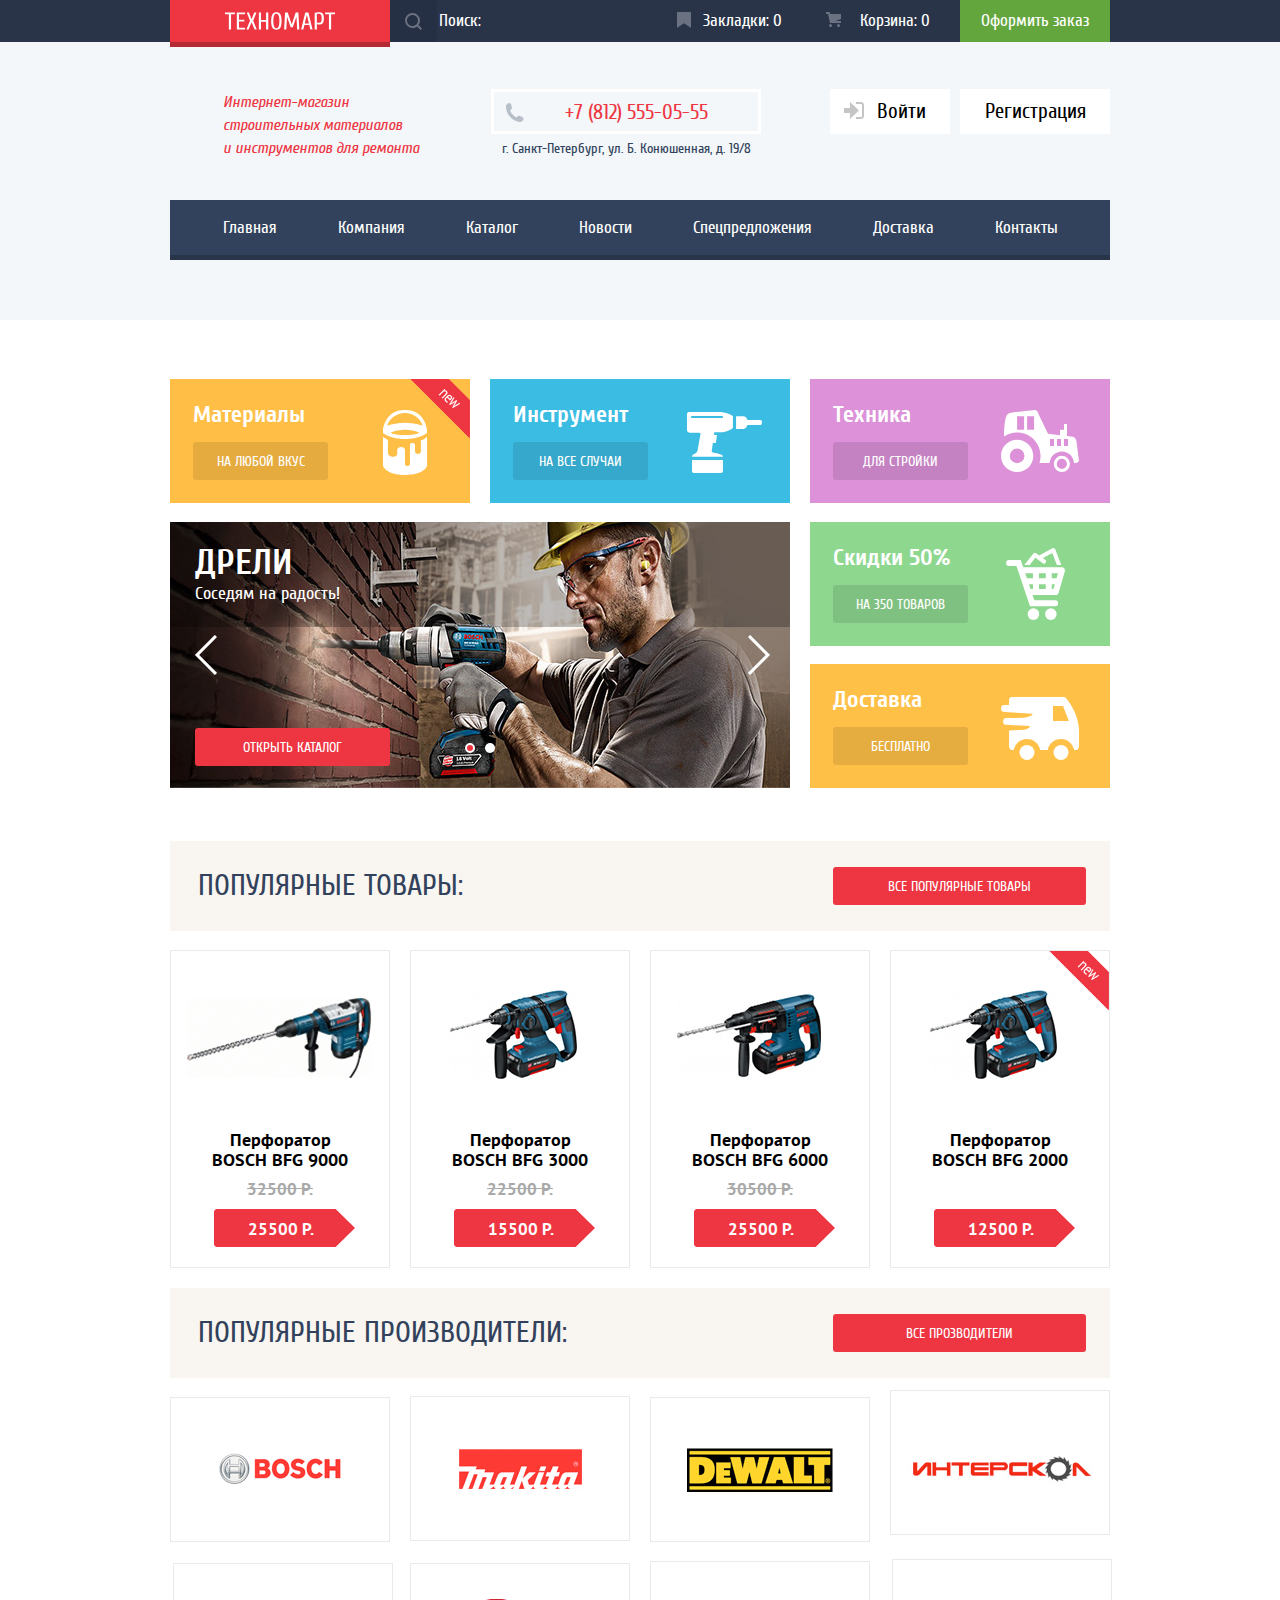
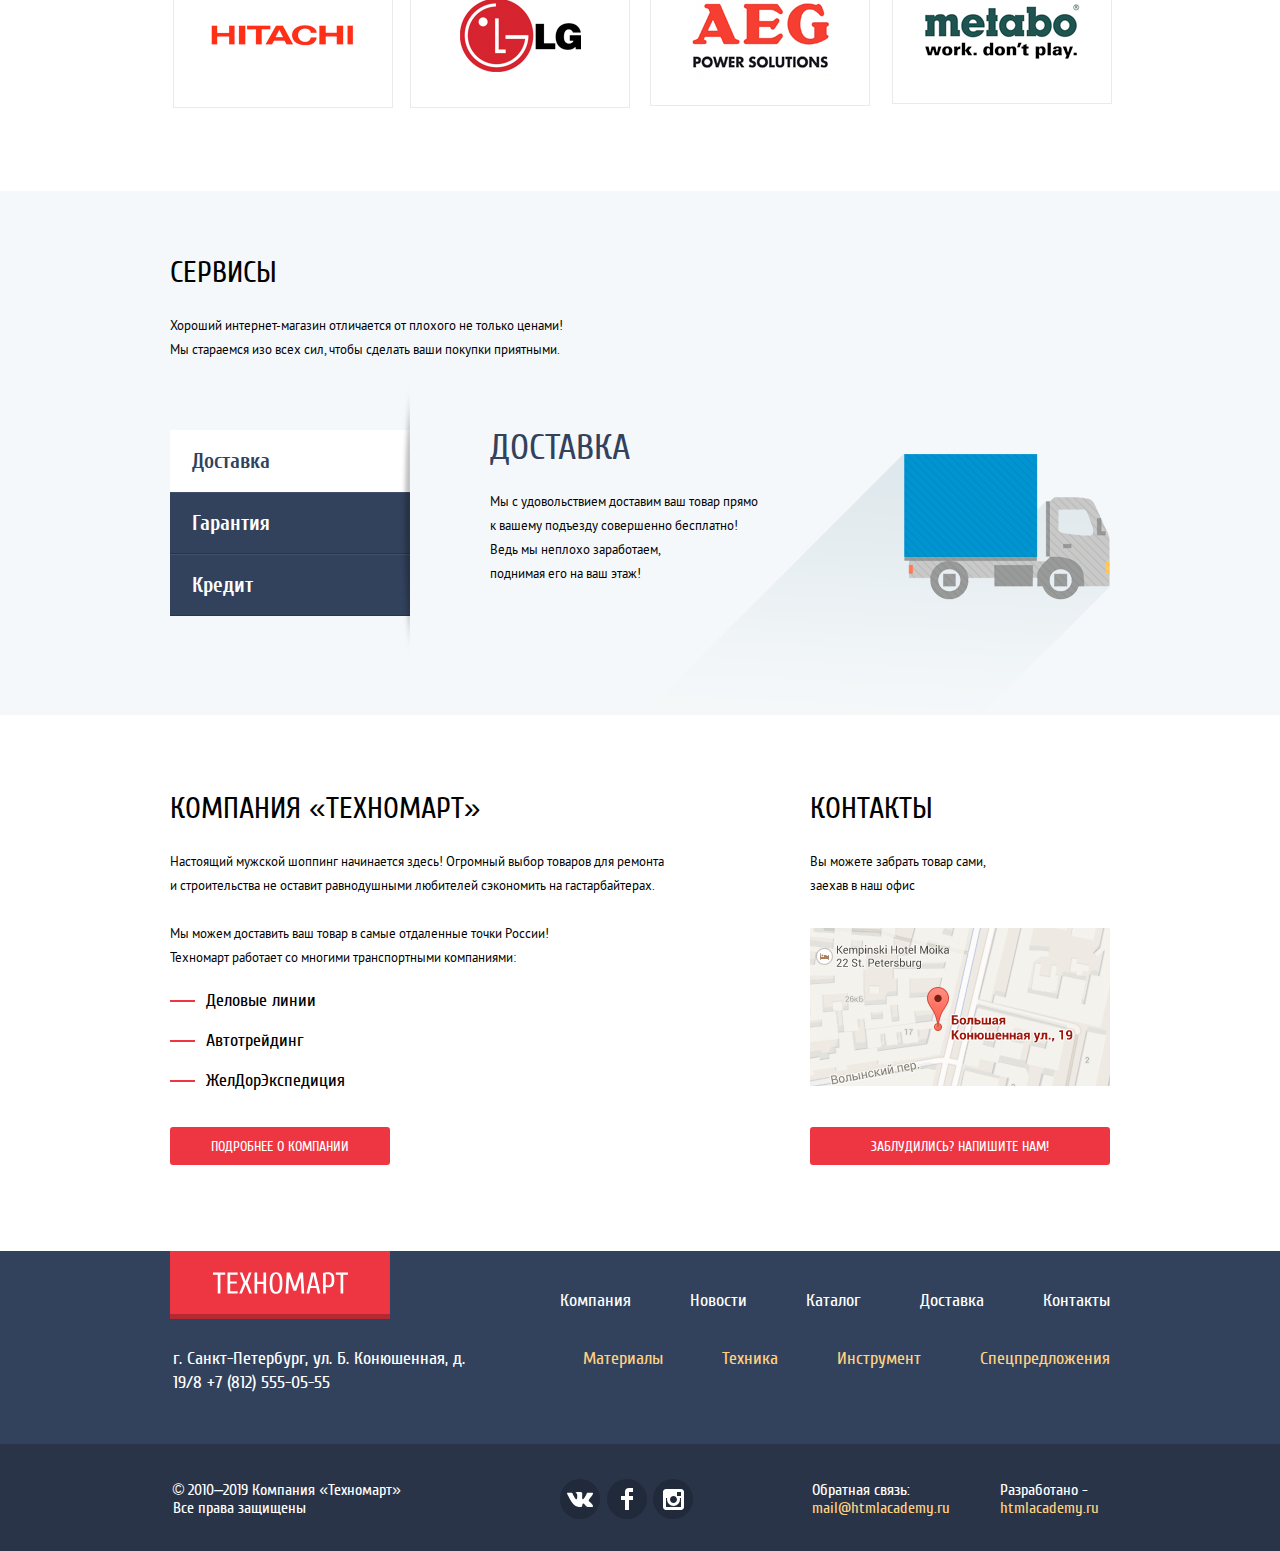
<file: index.html>
<!DOCTYPE html>
<html lang="ru">
  <head>
    <meta charset="utf-8">
    <meta name=viewport content="width=device-width, initial-scale=1.0">
    <title>HTML Academy: Техномарт</title>

    <link rel="stylesheet" href="css/normalize.css">
    <link rel="stylesheet" href="css/styles-min.css">
  </head>
  <body>
    <header class="main-header">
      <div class="top-menu">
        <div class="top-menu-row1">
          <div class="main-logo">
            <a href>
                <img src="img/svg/logo-technomart.svg" alt="Логотип Техномарт" width="110" height="20">
            </a>
          </div>

          <form class="menu-search" action="index.html" method="post">
            <input type="text" class="menu-search__field" name="search-id" placeholder="Поиск:">
            <button class="menu-search__btn" type="submit" name="serch-btn">Поиск</button>
          </form>

          <nav class="client-navigation">
            <ul class="client-navigation__items">
              <li class="client-navigation__item">
                <a href="" class="client-navigation__btn client-navigation__marker">Закладки: <span>0</span></a>
              </li>
              <li class="client-navigation__item">
                <a href="" class="client-navigation__btn client-navigation__cart">Корзина: <span>0</span></a>
              </li>
              <li class="client-navigation__item">
                <a href="" class="client-navigation__btn client-navigation__order">Оформить заказ</a>
              </li>
            </ul>
          </nav>
        </div>
      </div>

      <div class="top-menu-row2">
        <h1 class="site-descr">Интернет-магазин<br>
          строительных материалов<br>
          и инструментов для ремонта<br>
        </h1>

        <div class="menu-contacts">
          <a href="tel:+78125550555" class="menu-contacts__tel">+7 (812) 555-05-55</a>
          <address class="menu-contacts__arddress">г. Санкт-Петербург, ул. Б. Конюшенная, д. 19/8</address>
        </div>

        <nav class="userprofile-nav">
          <a href="" class="menu-userprofile__btn menu-userprofile__login">Войти</a>
          <a href="" class="menu-userprofile__btn menu-userprofile__reg">Регистрация</a>
        </nav>
      </div>

    <div class="top-menu-row3">
      <nav class="page-navigation">
        <ul class="page-navigation__items">
          <li class="page-navigation__item">
            <a class="page-navigation__btn">Главная</a>
          </li>
          <li class="page-navigation__item">
            <a href="" class="page-navigation__btn">Компания</a>
          </li>
          <li class="page-navigation__item">
            <a href="catalog.html" class="page-navigation__btn">Каталог</a>
          </li>
          <li class="page-navigation__item">
            <a href="" class="page-navigation__btn">Новости</a>
          </li>
          <li class="page-navigation__item">
            <a href="" class="page-navigation__btn">Спецпредложения</a>
          </li>
          <li class="page-navigation__item">
            <a href="" class="page-navigation__btn">Доставка</a>
          </li>
          <li class="page-navigation__item">
            <a href="" class="page-navigation__btn">Контакты</a>
          </li>
        </ul>
      </nav>
    </div>
    </header>
    <main>
      <section class="main-section offers">
        <h2 class="offers-title visually-hidden">Предложенрия интернет-магазина</h2>
        <div class="offers-items">
          <div class="offers-row1">
            <div class="offers-item  offers-material item-new">
              <h3 class="offers-item-title">Материалы</h3>
              <a href="" class="button offers-btn">На любой вкус</a>
            </div>
            <div class="offers-item offers-instrument">
              <h3 class="offers-item-title">Инструмент</h3>
              <a href="" class="button offers-btn">На все случаи</a>
            </div>
            <div class="offers-item offers-tech">
              <h3 class="offers-item-title">Техника</h3>
              <a href="" class="button offers-btn">Для стройки</a>
            </div>
          </div>
          <div class="offers-row2">
            <div class="offers-item offers-dicount">
              <h3 class="offers-item-title">Скидки 50%</h3>
              <a href="" class="button offers-btn">На 350 товаров</a>
            </div>
            <div class="offers-item offers-delivery">
              <h3 class="offers-item-title">Доставка</h3>
              <a href="" class="button offers-btn">Бесплатно</a>
            </div>
          </div>
          <div class="offers-slider">
             <div class="offers-slider-inner">
              <div class="offers-slider-controls">
                  <button class="offers-controls__btn controls__left-btn"></button>
                  <ul class="offers-slider-dots">
                      <li class="offers-slider-dot dot-current"></li>
                      <li class="offers-slider-dot"></li>
                  </ul>
                  <button class="offers-controls__btn controls__right-btn"></button>
              </div>
              <div class="offers-slider-wrapper">
                <div class="slider-block slider-1">
                    <div class="slider-content">
                      <div class="slider-desc">
                        <h3 class="slider-title">Дрели</h3>
                        <p class="slider-text">Соседям на радость!</p>
                      </div>
                      <a href="" class="button slider-btn">Открыть каталог</a>
                    </div>
                    <div class="slider-image">
                      <img class="slider-image__image" src="img/slider-1.jpg" width="620" height="266" alt="Дрели">
                    </div>
                  </div>
                  <div class="slider-block slider-2 visually-hidden">
                    <div class="slider-content">
                      <div class="slider-desc">
                        <h3 class="slider-title">Перфораторы</h3>
                        <p class="slider-text">Настоящие мужские игрушки</p>
                      </div>
                      <a href="" class="button slider-btn">Открыть каталог</a>
                    </div>
                    <div class="slider-image">
                      <img class="slider-image__image" src="img/slider-2.jpg" width="620" height="266" alt="Перфораторы">
                    </div>
                  </div>
              </div>
            </div>
          </div>
        </div>
      </section>

      <section class="main-section popular">
        <div class="section-info popular-info">
          <h2 class="section-info__title">Популярные товары:</h2>
          <a href="" class="button section-info-btn">Все популярные товары</a>
        </div>

        <div class="catalog-items">
          <article class="catalog-item">
            <div class="catalog-item-wrapper">
              <h3 class="catalog-item-title"><a href="">Перфоратор BOSCH BFG 9000</a></h3>
              <span class="catalog-item-old-price">32500 Р.</span>
              <span class="catalog-item-price">25500 Р.</span>
            </div>
             <div class="catalog-item-image__hover">
                <a href="" class="button image-hover-btn">Купить</a>
                <a href="" class="button image-hover-btn-compare">В закладки</a>
                <img class="catalog-item-image" src="img/perforator-bfg9000.jpg" width="218" height="170" alt="Перфоратор BOSCH BFG 3000">
             </div>
          </article>
          <article class="catalog-item">
            <div class="catalog-item-wrapper">
              <h3 class="catalog-item-title"><a href="">Перфоратор BOSCH BFG 3000</a></h3>
              <span class="catalog-item-old-price">22500 Р.</span>
              <span class="catalog-item-price">15500 Р.</span>
            </div>
             <div class="catalog-item-image__hover">
                <a href="" class="button image-hover-btn">Купить</a>
                <a href="" class="button image-hover-btn-compare">В закладки</a>
                <img class="catalog-item-image" src="img/perforator-bfg3000.jpg" width="218" height="170" alt="Перфоратор BOSCH BFG 3000">
             </div>
          </article>
          <article class="catalog-item">
            <div class="catalog-item-wrapper">
              <h3 class="catalog-item-title"><a href="">Перфоратор BOSCH BFG 6000</a></h3>
              <span class="catalog-item-old-price">30500 Р.</span>
              <span class="catalog-item-price">25500 Р.</span>
            </div>
             <div class="catalog-item-image__hover">
                <a href="" class="button image-hover-btn">Купить</a>
                <a href="" class="button image-hover-btn-compare">В закладки</a>
                <img class="catalog-item-image" src="img/perforator-bfg6000.jpg" width="218" height="170" alt="Перфоратор BOSCH BFG 3000">
             </div>
          </article>
          <article class="catalog-item item-new">
            <div class="catalog-item-wrapper">
              <h3 class="catalog-item-title"><a href="">Перфоратор BOSCH BFG 2000</a></h3>
              <span class="catalog-item-price">12500 Р.</span>
            </div>
             <div class="catalog-item-image__hover">
                <a href="" class="button image-hover-btn">Купить</a>
                <a href="" class="button image-hover-btn-compare">В закладки</a>
                <img class="catalog-item-image" src="img/perforator-bfg2000.jpg" width="218" height="170" alt="Перфоратор BOSCH BFG 3000">
             </div>
          </article>
        </div>
      </section>

      <section class="main-section brands">
        <div class="section-info brands-info">
          <h2 class="section-info__title">Популярные производители:</h2>
          <a href="" class="button section-info-btn">Все прозводители</a>
        </div>

        <ul class="brands-list">
          <li class="brands-logo">
            <a href="" class="brands-logo__image brands-logo__bosch">
              <img class="brands__image" src="img/brands/bosch.png" alt="Bosch" width="126" height="37">
            </a>
          </li>
          <li class="brands-logo">
            <a href="" class="brands-logo__image brands-logo__makita">
              <img class="brands__image" src="img/brands/makita.png" alt="Makita" width="123" height="40">
            </a>
          </li>
          <li class="brands-logo">
            <a href="" class="brands-logo__image brands-logo__dewalt">
              <img class="brands__image" src="img/brands/dewalt.png" alt="Dewalt" width="146" height="44">
            </a>
          </li>
          <li class="brands-logo">
            <a href="" class="brands-logo__image brands-logo__interskol">
              <img class="brands__image" src="img/brands/interskol.png" alt="Интерскол" width="200" height="88">
            </a>
          </li>
          <li class="brands-logo">
            <a href="" class="brands-logo__image brands-logo__hitachi">
              <img class="brands__image" src="img/brands/hitachi.png" alt="Hitachi" width="169" height="31">
            </a>
          </li>
          <li class="brands-logo">
            <a href="" class="brands-logo__image  brands-logo__lg">
              <img class="brands__image" src="img/brands/lg.png" alt="LG" width="121" height="73">
            </a>
          </li>
          <li class="brands-logo">
            <a href="" class="brands-logo__image brands-logo__aeg">
              <img class="brands__image" src="img/brands/aeg.png" alt="AEG" width="151" height="96">
            </a>
          </li>
          <li class="brands-logo">
            <a href="" class="brands-logo__image brands-logo__metabo">
              <img class="brands__image" src="img/brands/metabo.png" alt="Metabo" width="204" height="69">
            </a>
          </li>
        </ul>
      </section>

      <section class="services">
        <div class="main-section">
          <div class="section-info services-info">
            <h2 class="section-info__title">Сервисы</h2>
            <p class="services-descr">Хороший интернет-магазин отличается от плохого не только ценами!
              Мы стараемся изо всех сил, чтобы сделать ваши покупки приятными.</p>
          </div>
          <div class="services-wrapper">
            <div class="slider-controls">
              <button class="services-btn controls__delivery services-current" type="button">Доставка</button>
              <button class="services-btn controls__warranty" type="button">Гарантия</button>
              <button class="services-btn controls__delivery" type="button">Кредит</button>
            </div>

            <div class="services-content">
              <div class="services-content__item service-delivery">
                <h3 class="services-title">Доставка</h3>
                <p class="services-descr">
                  Мы с удовольствием доставим ваш товар прямо<br>
                  к вашему подъезду совершенно бесплатно!<br>
                  Ведь мы неплохо заработаем,<br>
                  поднимая его на ваш этаж!
                </p>
              </div>
              <div class="services-content__item service-warranty visually-hidden">
                <h3 class="services-title">Гарантия</h3>
                <p class="services-descr">
                  Если купленный у нас товар поломается или заискрит,<br>
                  а также в случае пожара, спровоцированного его возгоранием,<br>
                  вы всегда можете быть уверены в нашей гарантии. Мы обменяем<br>
                  сгоревший товар на новый.<br>
                  Дом уж восстановите как-нибудь сами.
                </p>
              </div>
              <div class="services-content__item service-сredit visually-hidden">
                <h3 class="services-title">Кредит</h3>
                <p class="services-descr">
                  Залезть в долговую яму стало проще!<br>
                  Кредитные консультанты придут вам на помощь.
                </p>
                <a href="" class="button service-сredit__btn">Отправить заявку</a>
              </div>
            </div>
          </div>
        </div>
      </section>

      <section class="main-section information">
        <div class="information-wrapper">
          <h2 class="information-title">КОМПАНИЯ «Техномарт»</h2>
          <div class="information-descr">
            <p>Настоящий мужской шоппинг начинается здесь! Огромный выбор товаров для ремонта и
              строительства не оставит равнодушными любителей сэкономить на гастарбайтерах.</p>
            <p>Мы можем доставить ваш товар в самые отдаленные точки России!
              Техномарт работает со многими транспортными компаниями:</p>
          </div>
          <ul class="information-partners">
            <li class="information-partners__item">Деловые линии</li>
            <li class="information-partners__item">Автотрейдинг</li>
            <li class="information-partners__item">ЖелДорЭкспедиция</li>
          </ul>
          <a href="" class="button about-btn">Подробнее о компании</a>
        </div>
        <aside class="contacts">
          <h2 class="contacts-title">Контакты</h2>
          <p class="contacts-descr">
            Вы можете забрать товар сами,
            заехав в наш офис
          </p>
          <a href="img/contacts-map.png" class="contacts-map">
            <img src="img/contacts-mini-map.png" width="300" height="158" alt="Карта магазина">
          </a>
          <a href="" class="button contacts-btn">Заблудились? Напишите нам!</a>
        </aside>
      </section>
    </main>

    <footer class="main-footer">
      <div class="footer-row1">
        <div class="footer-info">
          <div class="main-logo main-logo--footer">
            <a href>
              <img src="img/svg/logo-technomart.svg" alt="Логотип Техномарт" width="110" height="20">
            </a>
          </div>
          <span  class="footer-store-arddress">г. Санкт-Петербург, ул. Б. Конюшенная, д. 19/8
           +7 (812) 555-05-55
          </span>
        </div>
        <nav class="page-navigation page-navigation-footer">
          <ul class="page-navigation__items">
            <li class="page-navigation__item">
              <a href="" class="page-navigation__btn" >Компания</a>
            </li>
            <li class="page-navigation__item">
              <a href="" class="page-navigation__btn" >Новости</a>
            </li>
            <li class="page-navigation__item">
              <a href="catalog.html" class="page-navigation__btn" >Каталог</a>
            </li>
            <li class="page-navigation__item">
              <a href="" class="page-navigation__btn" >Доставка</a>
            </li>
            <li class="page-navigation__item">
              <a href="" class="page-navigation__btn" >Контакты</a>
            </li>
          </ul>
          <ul class="page-navigation__items page-navigation__items--yellow">
            <li class="page-navigation__item">
              <a href="" class="page-navigation__btn" >Материалы</a>
            </li>
            <li class="page-navigation__item">
              <a href="" class="page-navigation__btn" >Техника</a>
            </li>
            <li class="page-navigation__item">
              <a href="" class="page-navigation__btn" >Инструмент</a>
            </li>
            <li class="page-navigation__item">
              <a href="" class="page-navigation__btn" >Спецпредложения</a>
            </li>
          </ul>
        </nav>
      </div>
      <div class="footer-row2">
        <div class="footer-feedback-info">
          <address class="footer-copywrite">
            © 2010–2019 Компания «Техномарт»
            Все права защищены
          </address>
          <ul class="footer-social">
            <li>
              <a href="" class="footer-social-icon">
                <img src="img/svg/icon-vk.svg" width="26" height="15" alt="VKontakte">Техномарт в VKontakte</a>
            </li>
            <li>
              <a href="" class="footer-social-icon">
                <img src="img/svg/icon-fb.svg" width="12" height="22" alt="Facebook">Техномарт в Facebook</a>
            </li>
            <li>
              <a href="" class="footer-social-icon">
                <img src="img/svg/icon-insta.svg" width="21" height="21" alt="Instagram">Техномарт в Instagram</a>
            </li>
          </ul>
          <div class="footer-feedback-wrapper">
            <div class="footer-feedback-item feedback">
              <span class="feedback__title">Обратная связь:</span>
              <a href="mailto:mail@htmlacademy.ru" class="feedback__email">mail@htmlacademy.ru</a>
            </div>
            <div class="footer-feedback-item dev-info">
              <span class="dev-info__title">Разработано -</span>
              <a href="https://htmlacademy.ru/intensive/htmlcss" class="dev-info__email">htmlacademy.ru</a>
            </div>
          </div>
        </div>
      </div>
    </footer>

    <div class="modal modal-write-us">
      <div class="write-us-wrapper">
        <form class="form-write" action="https://echo.htmlacademy.ru" method="post">
          <fieldset class="form-field form-field-name">
            <legend class="form-field-title">Ваше имя:</legend>
            <label class="visually-hidden" for="user-name">Введите ваше имя.</label>
            <input class="form-write-field" id="user-name" type="text" name="username" placeholder="Имя Фамилия">
          </fieldset>
          <fieldset  class="form-field form-field-mail">
            <legend class="form-field-title">Ваш e-mail:</legend>
            <label class="visually-hidden" for="user-email">Введите ваш e-mail.</label>
            <input class="form-write-field" id="user-email" type="email" name="usermail" placeholder="email@example.com">
          </fieldset>
          <fieldset  class="form-field form-field-message">
            <legend class="form-field-title">Текст письма:</legend>
            <label class="visually-hidden" for="user-message">Напишите сообщение в свободной форме.</label>
            <textarea class="form-write-field message-field" name="form-write-field" id="user-message" rows="8" cols="80" placeholder="В свободной форме"></textarea>
          </fieldset>
          <button class="button form-write-btn" type="submit" name="write-message">Отправить</button>
        </form>
        <button class="modal-close write-close-btn" type="button">Закрыть</button>
      </div>
    </div>

    <div class="modal modal-map">
      <div class="modal-map-wrapper">
        <h2 class="visually-hidden">г. Санкт-Петербург, ул. Б. Конюшенная, д. 19/8</h2>
        <iframe src="https://www.google.com/maps/embed?pb=!1m18!1m12!1m3!1d1998.6036253003133!2d30.32085871615365!3d59.938719169054124!2m3!1f0!2f0!3f0!3m2!1i1024!2i768!4f13.1!3m3!1m2!1s0x4696310fca145cc1%3A0x42b32648d8238007!2z0JHQvtC70YzRiNCw0Y8g0JrQvtC90Y7RiNC10L3QvdCw0Y8g0YPQuy4sIDE5LzgsINCh0LDQvdC60YIt0J_QtdGC0LXRgNCx0YPRgNCzLCAxOTExODY!5e0!3m2!1sru!2sru!4v1568886376219!5m2!1sru!2sru"
                width="600" height="450" style="border:0;" allowfullscreen=""></iframe>
        <img src="img/contacts-map.png" width="940" height="450" alt="г. Санкт-Петербург, ул. Б. Конюшенная, д. 19/8">
        <button class="modal-close map-close-btn" type="button">Закрыть</button>
      </div>
    </div>

    <div class="modal cart-item-add">
        <div class="modal-cart-wrapper">
          <h2 class="cart-item-add__title">Товар добавлен в корзину!</h2>
          <div class="cart-btn-wrapper">
              <a  href="" class="button cart-item-add__btn">Оформить заказ</a>
              <a  href="" class="button cart-item-back__btn">Продолжить покупки</a>
          </div>
          <button class="modal-close cart-close-btn" type="button">Закрыть</button>
        </div>
      </div>

    <script src="js/scripts-min.js"></script>
    <script src="js/cart-form-min.js"></script>
  </body>
</html>
</file>
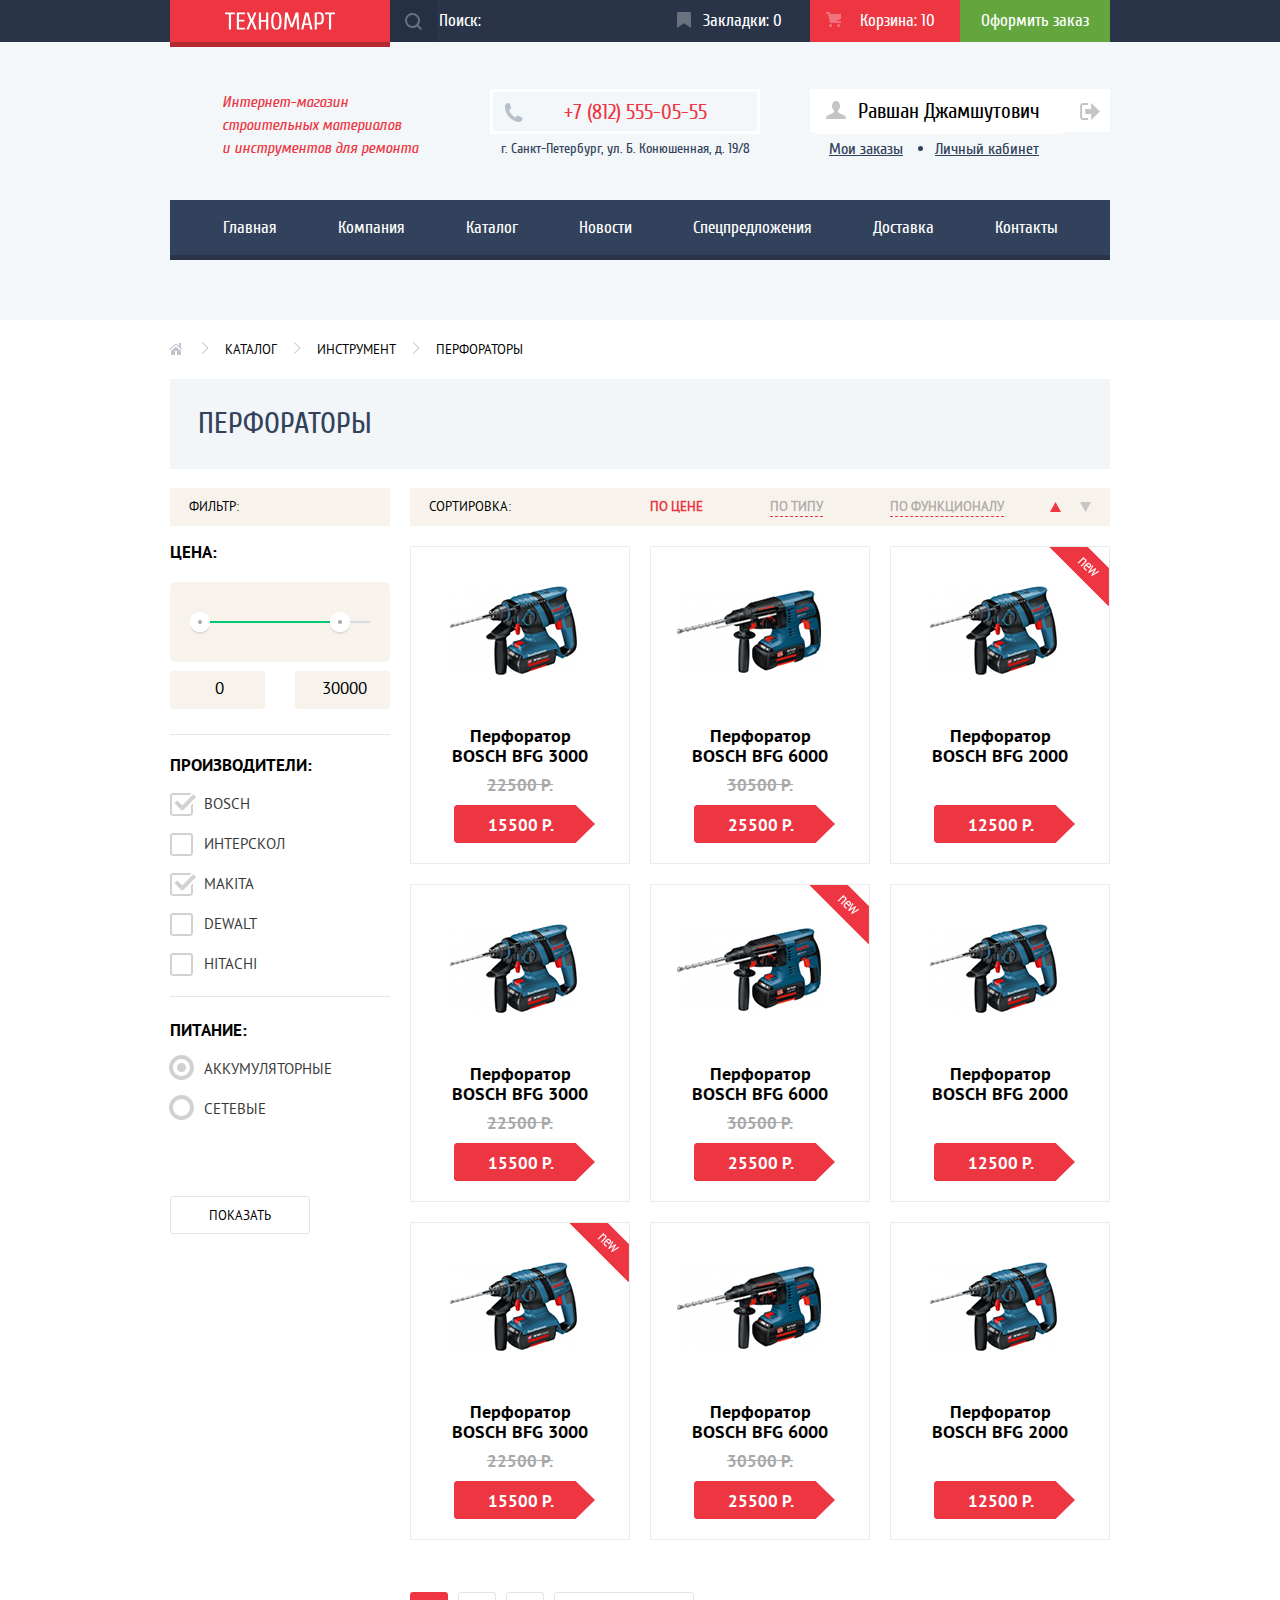
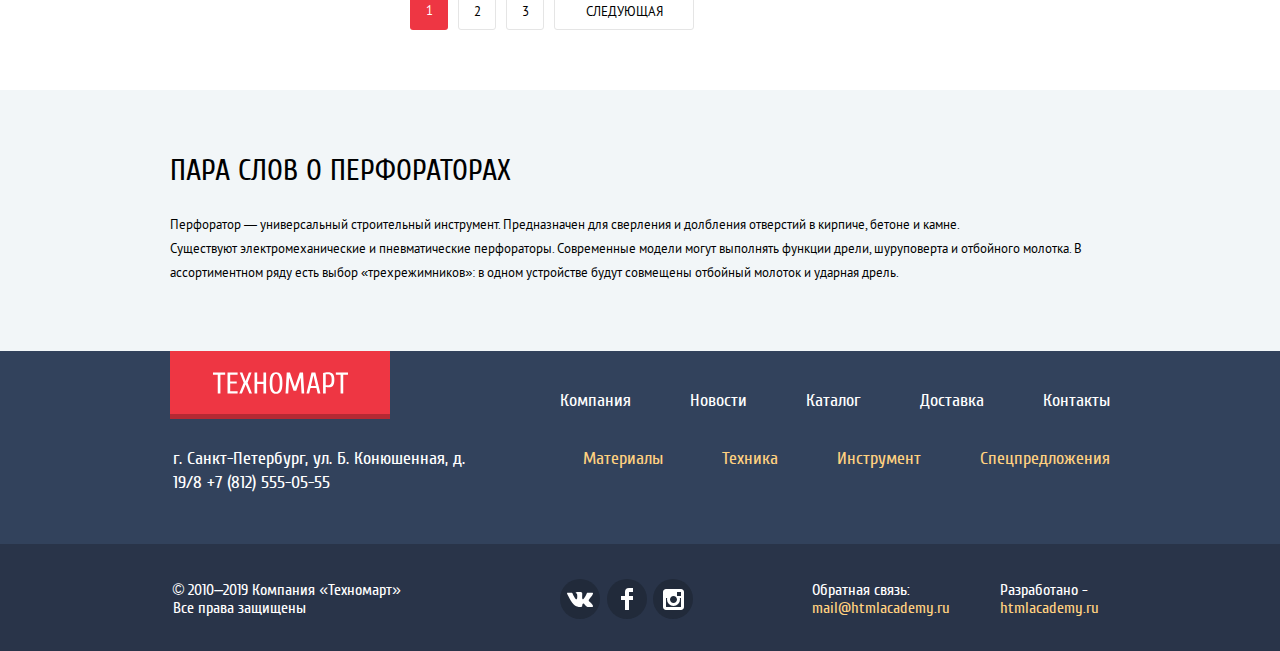
<file: catalog.html>
<!DOCTYPE html>
<html lang="ru">
<head>
  <meta charset="utf-8">
  <meta name=viewport content="width=device-width, initial-scale=1.0">
  <title>HTML Academy: Техномарт</title>

  <link rel="stylesheet" href="css/normalize.css">
  <link rel="stylesheet" href="css/styles-min.css">
</head>
<body>
  <header class="main-header">
    <div class="top-menu">
      <div class="top-menu-row1">
        <div class="main-logo">
          <a href="index.html">
            <img src="img/svg/logo-technomart.svg" alt="Логотип Техномарт" width="110" height="20">
          </a>
        </div>

        <form class="menu-search" action="index.html" method="post">
          <input type="text" class="menu-search__field" name="search-id" placeholder="Поиск:">
          <button class="menu-search__btn" type="submit" name="serch-btn">Поиск</button>
        </form>

        <nav class="client-navigation">
          <ul class="client-navigation__items">
            <li class="client-navigation__item">
              <a href="" class="client-navigation__btn client-navigation__marker">Закладки: <span>0</span></a>
            </li>
            <li class="client-navigation__item">
              <a href="" class="client-navigation__btn client-navigation__cart items-in-cart">Корзина: <span>10</span></a>
            </li>
            <li class="client-navigation__item">
              <a href="" class="client-navigation__btn client-navigation__order">Оформить заказ</a>
            </li>
          </ul>
        </nav>
      </div>
    </div>

    <div class="top-menu-row2">
      <h1 class="site-descr">Интернет-магазин<br>
        строительных материалов<br>
        и инструментов для ремонта
      </h1>

      <div class="menu-contacts">
        <a href="tel:+78125550555" class="menu-contacts__tel">+7 (812) 555-05-55</a>
        <address class="menu-contacts__arddress">г. Санкт-Петербург, ул. Б. Конюшенная, д. 19/8</address>
      </div>

        <nav class="userprofile-nav logged-in">
          <div class="menu-userprofile">
            <a href="" class="menu-userprofile__btn menu-userprofile__login menu-userprofile__login--logged-in">Равшан Джамшутович</a>
            <a href="" class="menu-userprofile__btn menu-userprofile__logoff"></a>
          </div>
          <ul class="userprofile-nav__items">
            <li class="userprofile-nav__item">
              <a href="" class="userprofile-nav__btn">Мои заказы</a>
            </li>
            <li class="userprofile-nav__item">
              <a href="" class="userprofile-nav__btn userprofile-nav__btn--with-dot">Личный кабинет</a>
            </li>
          </ul>
        </nav>
      </div>

      <div class="top-menu-row3">
        <nav class="page-navigation">
          <ul class="page-navigation__items">
            <li class="page-navigation__item">
              <a href="index.html" class="page-navigation__btn">Главная</a>
            </li>
            <li class="page-navigation__item">
              <a href="" class="page-navigation__btn">Компания</a>
            </li>
            <li class="page-navigation__item">
              <a href="catalog.html" class="page-navigation__btn">Каталог</a>
            </li>
            <li class="page-navigation__item">
              <a href="" class="page-navigation__btn">Новости</a>
            </li>
            <li class="page-navigation__item">
              <a href="" class="page-navigation__btn">Спецпредложения</a>
            </li>
            <li class="page-navigation__item">
              <a href="" class="page-navigation__btn">Доставка</a>
            </li>
            <li class="page-navigation__item">
              <a href="" class="page-navigation__btn">Контакты</a>
            </li>
          </ul>
        </nav>
      </div>
    </header>

    <main>
      <div class="main-section catalog-title">
        <div class="section-info catalog-title-info">
          <h2 class="section-info__title">Перфораторы</h2>
        </div>
        <ul class="breadcrumbs">
          <li><a href="" class="breadcrumbs__btn">Каталог</a></li>
          <li><a href="" class="breadcrumbs__btn">Инструмент</a></li>
          <li class="breadcrumbs__btn breadcrumbs-current">Перфораторы</li>
        </ul>
      </div>

      <div class="main-section catalog-content-wrapper">
        <section class="filters">
          <div class="filters-wrapper">
            <h2 class="visually-hidden">Фильтр товаров</h2>
            <h3 class="visually-hidden">Способ сортировки товаров по диапазону цен.</h3>
            <form class="filter" method="get" action="https://echo.htmlacademy.ru">
              <fieldset class="filter-price filter-price-range">
                <legend class="filter-title">Фильтр:</legend>
                <div class="filter-range">
                  <h4 class="filter-range-title">Цена:</h4>
                  <div class="range-controls">
                    <div class="range-controls__scale">
                      <div class="range-controls__bar"></div>
                      <button class="range-controls__toggle range-toggle-min"></button>
                      <button class="range-controls__toggle range-toggle-max"></button>
                    </div>
                  </div>
                  <div class="price-controls">
                    <div class="price-controls__field">
                      <input class="price-min" id="price-control-min" type="number" name="range-price-min" value="0">
                    </div>
                    <div class="price-controls__field">
                      <input class="price-max" id="price-control-max" type="number" name="range-price-max" value="30000">
                    </div>
                  </div>
                </div>
              </fieldset >

              <div class="filter-price-option">
                <h3 class="visually-hidden">Способ сортировки товаров по производителю.</h3>
                <fieldset class="filter-price">
                  <legend>Производители:</legend>
                  <ul>
                    <li class="filter-option">
                      <label class="filter-input-title">
                        <input class="filter-input filter-input-checkbox visually-hidden" type="checkbox" name="technomart-brand-bosch" value="brand-bosch" checked>
                        <span class="checkbox-indicator"></span>
                        <span class="filter-text">Bosch</span>
                      </label>
                    </li>
                    <li class="filter-option">
                      <label class="filter-input-title">
                        <input class="filter-input filter-input-checkbox visually-hidden" type="checkbox" name="technomart-brand-interskol" value="brand-interskol">
                        <span class="checkbox-indicator"></span>
                        <span class="filter-text"></span>Интерскол
                      </label>
                    </li>
                    <li class="filter-option">
                      <label class="filter-input-title">
                        <input class="filter-input filter-input-checkbox visually-hidden" type="checkbox" name="technomart-brand-makita" value="brand-makita" checked>
                        <span class="checkbox-indicator"></span>
                        <span class="filter-text"></span>Makita
                      </label>
                    </li>
                    <li class="filter-option">
                      <label class="filter-input-title">
                        <input class="filter-input filter-input-checkbox visually-hidden" type="checkbox" name="technomart-brand-dewalt" value="brand-dewalt">
                        <span class="checkbox-indicator"></span>
                        <span class="filter-text">Dewalt</span>
                      </label>
                    </li>
                    <li class="filter-option">
                      <label class="filter-input-title">
                        <input class="filter-input filter-input-checkbox visually-hidden" type="checkbox" name="technomart-brand-hitachi" value="brand-hitachi">
                        <span class="checkbox-indicator"></span>
                        <span class="filter-text">Hitachi</span>
                      </label>
                    </li>
                  </ul>
                </fieldset>
              </div>

              <h3 class="visually-hidden">Способ сортировки товаров по питанию.</h3>
              <fieldset class="filter-price filter-power">
                <legend>Питание:</legend>
                <ul>
                  <li class="filter-option">
                    <label class="filter-input-title">
                      <input class="filter-input filter-input-radio visually-hidden" type="radio" name="power-type" value="without-battery" checked>
                      <span class="radio-indicator"></span>
                      <span class="filter-text">Аккумуляторные</span>
                    </label>
                  </li>
                  <li class="filter-option">
                    <label class="filter-input-title">
                      <input class="filter-input filter-input-radio visually-hidden" type="radio" name="power-type" value="with-battery">
                      <span class="radio-indicator"></span>
                      <span class="filter-text">Сетевые</span>
                    </label>
                  </li>
                </ul>
              </fieldset>
              <button type="submit" class="button filter-button">Показать</button>
            </form>
          </div>
        </section>

        <section class="catalog">

          <div class="catalog-sort-menu">
            <h2 class="filter-title catalog-sort-title">Сортировка:</h2>
            <h3 class="visually-hidden">Способ сортировки товаров по характиристикам.</h3>
            <div class="sort-btn-wrapper">
              <div class="sort-types">
                <a href="" class="sort-type-btn sort-btn-current">По цене</a>
                <a href="" class="sort-type-btn">По типу</a>
                <a href="" class="sort-type-btn">По функционалу</a>
              </div>
              <div class="sort-direction">
                <a href="" class="sort-direction-btn sort-up-btn sort-direction-current">
                  По возрастанию
                  <svg xmlns="http://www.w3.org/2000/svg" width="11" height="10" viewBox="0 0 11 10">
                    <path fill="#231F20" d="M5.5 0L0 10h11z"/>
                  </svg>
                </a>
                <a href="" class="sort-direction-btn sort-down-btn">
                  По убыванию
                  <svg xmlns="http://www.w3.org/2000/svg" width="11" height="10" viewBox="0 0 11 10">
                    <path fill="#231F20" d="M5.5 10L0 0h11"/>
                  </svg>
                </a>
              </div>
            </div>
          </div>

          <h2 class="visually-hidden">Список перфораторов.</h2>

          <div class="catalog-items">
            <article class="catalog-item">
              <div class="catalog-item-wrapper">
                <h3 class="catalog-item-title"><a href="">Перфоратор BOSCH BFG 3000</a></h3>
                <span class="catalog-item-old-price">22500 Р.</span>
                <span class="catalog-item-price">15500 Р.</span>
              </div>
              <div class="catalog-item-image__hover">
                <a href="" class="button image-hover-btn">Купить</a>
                <a href="" class="button image-hover-btn-compare">В закладки</a>
                <img class="catalog-item-image" src="img/perforator-bfg3000.jpg" width="218" height="170" alt="Перфоратор BOSCH BFG 3000">
              </div>
            </article>
            <article class="catalog-item">
              <div class="catalog-item-wrapper">
                <h3 class="catalog-item-title"><a href="">Перфоратор BOSCH BFG 6000</a></h3>
                <span class="catalog-item-old-price">30500 Р.</span>
                <span class="catalog-item-price">25500 Р.</span>
              </div>
              <div class="catalog-item-image__hover">
                <a href="" class="button image-hover-btn">Купить</a>
                <a href="" class="button image-hover-btn-compare">В закладки</a>
                <img class="catalog-item-image" src="img/perforator-bfg6000.jpg" width="218" height="170" alt="Перфоратор BOSCH BFG 3000">
              </div>
            </article>
            <article class="catalog-item item-new">
              <div class="catalog-item-wrapper">
                <h3 class="catalog-item-title"><a href="">Перфоратор BOSCH BFG 2000</a></h3>
                <span class="catalog-item-price">12500 Р.</span>
              </div>
               <div class="catalog-item-image__hover">
                <a href="" class="button image-hover-btn">Купить</a>
                <a href="" class="button image-hover-btn-compare">В закладки</a>
                <img class="catalog-item-image" src="img/perforator-bfg2000.jpg" width="218" height="170" alt="Перфоратор BOSCH BFG 3000">
              </div>
            </article>
            <article class="catalog-item">
              <div class="catalog-item-wrapper">
                <h3 class="catalog-item-title"><a href="">Перфоратор BOSCH BFG 3000</a></h3>
                <span class="catalog-item-old-price">22500 Р.</span>
                <span class="catalog-item-price">15500 Р.</span>
              </div>
               <div class="catalog-item-image__hover">
                <a href="" class="button image-hover-btn">Купить</a>
                <a href="" class="button image-hover-btn-compare">В закладки</a>
                <img class="catalog-item-image" src="img/perforator-bfg3000.jpg" width="218" height="170" alt="Перфоратор BOSCH BFG 3000">
              </div>
            </article>
            <article class="catalog-item item-new">
              <div class="catalog-item-wrapper">
                <h3 class="catalog-item-title"><a href="">Перфоратор BOSCH BFG 6000</a></h3>
                <span class="catalog-item-old-price">30500 Р.</span>
                <span class="catalog-item-price">25500 Р.</span>
              </div>
               <div class="catalog-item-image__hover">
                <a href="" class="button image-hover-btn">Купить</a>
                <a href="" class="button image-hover-btn-compare">В закладки</a>
                <img class="catalog-item-image" src="img/perforator-bfg6000.jpg" width="218" height="170" alt="Перфоратор BOSCH BFG 3000">
              </div>
            </article>
            <article class="catalog-item">
              <div class="catalog-item-wrapper">
                <h3 class="catalog-item-title"><a href="">Перфоратор BOSCH BFG 2000</a></h3>
                <span class="catalog-item-price">12500 Р.</span>
              </div>
               <div class="catalog-item-image__hover">
                <a href="" class="button image-hover-btn">Купить</a>
                <a href="" class="button image-hover-btn-compare">В закладки</a>
                <img class="catalog-item-image" src="img/perforator-bfg2000.jpg" width="218" height="170" alt="Перфоратор BOSCH BFG 3000">
              </div>
            </article>
            <article class="catalog-item item-new">
              <div class="catalog-item-wrapper">
                <h3 class="catalog-item-title"><a href="">Перфоратор BOSCH BFG 3000</a></h3>
                <span class="catalog-item-old-price">22500 Р.</span>
                <span class="catalog-item-price">15500 Р.</span>
              </div>
               <div class="catalog-item-image__hover">
                <a href="" class="button image-hover-btn">Купить</a>
                <a href="" class="button image-hover-btn-compare">В закладки</a>
                <img class="catalog-item-image" src="img/perforator-bfg3000.jpg" width="218" height="170" alt="Перфоратор BOSCH BFG 3000">
              </div>
            </article>
            <article class="catalog-item">
              <div class="catalog-item-wrapper">
                <h3 class="catalog-item-title"><a href="">Перфоратор BOSCH BFG 6000</a></h3>
                <span class="catalog-item-old-price">30500 Р.</span>
                <span class="catalog-item-price">25500 Р.</span>
              </div>
               <div class="catalog-item-image__hover">
                <a href="" class="button image-hover-btn">Купить</a>
                <a href="" class="button image-hover-btn-compare">В закладки</a>
                <img class="catalog-item-image" src="img/perforator-bfg6000.jpg" width="218" height="170" alt="Перфоратор BOSCH BFG 3000">
              </div>
            </article>
            <article class="catalog-item">
              <div class="catalog-item-wrapper">
                <h3 class="catalog-item-title"><a href="">Перфоратор BOSCH BFG 2000</a></h3>
                <span class="catalog-item-price">12500 Р.</span>
              </div>
               <div class="catalog-item-image__hover">
                <a href="" class="button image-hover-btn">Купить</a>
                <a href="" class="button image-hover-btn-compare">В закладки</a>
                <img class="catalog-item-image" src="img/perforator-bfg2000.jpg" width="218" height="170" alt="Перфоратор BOSCH BFG 3000">
              </div>
            </article>
          </div>
          <div class="catalog-paginator">
            <ul class="paginator-pages">
              <li class="paginator-page">
                <a class="paginator__page-btn paginator__page-btn--current">1</a>
              </li>
              <li class="paginator-page">
                <a href="" class="paginator__page-btn">2</a>
              </li>
              <li class="paginator-page">
                <a href="" class="paginator__page-btn">3</a>
              </li>
              <li class="paginator-page">
                <a href="" class="paginator__page-btn catalog-paginator__next-btn">Следующая</a>
              </li>
            </ul>
          </div>
        </section>
      </div>

      <section class="catalog-service">
        <div class="main-section">
          <h2 class="section-info__title">Пара слов о перфораторах</h2>
          <p class="catalog-service__info">
            Перфоратор — универсальный строительный инструмент. Предназначен для сверления и долбления отверстий в кирпиче, бетоне и камне.<br>
            Существуют электромеханические и пневматические перфораторы. Современные модели могут выполнять функции дрели, шуруповерта и отбойного молотка.
            В ассортиментном ряду есть выбор «трехрежимников»: в одном устройстве будут совмещены отбойный молоток и ударная дрель.
          </p>
        </div>
      </section>
    </main>

    <footer class="main-footer">
      <div class="footer-row1">
        <div class="footer-info">
          <div class="main-logo main-logo--footer">
            <a href>
              <img src="img/svg/logo-technomart.svg" alt="Логотип Техномарт" width="110" height="20">
            </a>
          </div>
          <span  class="footer-store-arddress">г. Санкт-Петербург, ул. Б. Конюшенная, д. 19/8
               +7 (812) 555-05-55
              </span>
        </div>
        <nav class="page-navigation page-navigation-footer">
          <ul class="page-navigation__items">
            <li class="page-navigation__item">
              <a href="" class="page-navigation__btn" >Компания</a>
            </li>
            <li class="page-navigation__item">
              <a href="" class="page-navigation__btn" >Новости</a>
            </li>
            <li class="page-navigation__item">
              <a href="catalog.html" class="page-navigation__btn" >Каталог</a>
            </li>
            <li class="page-navigation__item">
              <a href="" class="page-navigation__btn" >Доставка</a>
            </li>
            <li class="page-navigation__item">
              <a href="" class="page-navigation__btn" >Контакты</a>
            </li>
          </ul>
          <ul class="page-navigation__items page-navigation__items--yellow">
            <li class="page-navigation__item">
              <a href="" class="page-navigation__btn" >Материалы</a>
            </li>
            <li class="page-navigation__item">
              <a href="" class="page-navigation__btn" >Техника</a>
            </li>
            <li class="page-navigation__item">
              <a href="" class="page-navigation__btn" >Инструмент</a>
            </li>
            <li class="page-navigation__item">
              <a href="" class="page-navigation__btn" >Спецпредложения</a>
            </li>
          </ul>
        </nav>
      </div>
      <div class="footer-row2">
        <div class="footer-feedback-info">
          <address class="footer-copywrite">
            © 2010–2019 Компания «Техномарт»
            Все права защищены
          </address>
          <ul class="footer-social">
            <li>
              <a href="" class="footer-social-icon">
                <img src="img/svg/icon-vk.svg" width="26" height="15" alt="VKontakte">Техномарт в VKontakte</a>
            </li>
            <li>
              <a href="" class="footer-social-icon">
                <img src="img/svg/icon-fb.svg" width="12" height="22" alt="Facebook">Техномарт в Facebook</a>
            </li>
            <li>
              <a href="" class="footer-social-icon">
                <img src="img/svg/icon-insta.svg" width="21" height="21" alt="Instagram">Техномарт в Instagram</a>
            </li>
          </ul>
          <div class="footer-feedback-wrapper">
            <div class="footer-feedback-item feedback">
              <span class="feedback__title">Обратная связь:</span>
              <a href="mailto:mail@htmlacademy.ru" class="feedback__email">mail@htmlacademy.ru</a>
            </div>
            <div class="footer-feedback-item dev-info">
              <span class="dev-info__title">Разработано -</span>
              <a href="https://htmlacademy.ru/intensive/htmlcss" class="dev-info__email">htmlacademy.ru</a>
            </div>
          </div>
        </div>
      </div>
    </footer>

    <div class="modal cart-item-add">
      <div class="modal-cart-wrapper">
        <h2 class="cart-item-add__title">Товар добавлен в корзину!</h2>
        <div class="cart-btn-wrapper">
            <a  href="" class="button cart-item-add__btn">Оформить заказ</a>
            <a  href="" class="button cart-item-back__btn">Продолжить покупки</a>
        </div>
        <button class="modal-close map-close-btn" type="button">Закрыть</button>
      </div>
    </div>

    <script src="js/cart-form-min.js"></script>
  </body>
</html>
</file>
<file: css/styles-min.css>
body{margin:0}img{max-width:100%}a{text-decoration:none}html{-webkit-box-sizing:border-box;box-sizing:border-box}*,*::before,*::after{-webkit-box-sizing:inherit;box-sizing:inherit}.visually-hidden{position:absolute;overflow:hidden;clip:rect(0 0 0 0);height:1px;width:1px;margin:-1px;padding:0;border:0}.visually-hidden:not(:focus):not(:active),input[type="checkbox"].visually-hidden,input[type="radio"].visually-hidden{position:absolute;width:1px;height:1px;margin:-1px;border:0;padding:0;white-space:nowrap;-webkit-clip-path:inset(100%);clip-path:inset(100%);clip:rect(0 0 0 0);overflow:hidden}.modal{display:none;-webkit-box-pack:center;-ms-flex-pack:center;justify-content:center;-webkit-box-align:center;-ms-flex-align:center;align-items:center;width:100%;height:100%;position:fixed;top:0;left:0;z-index:5}@-webkit-keyframes bounce{0%{-webkit-transform:translateY(-2000px);transform:translateY(-2000px)}70%{-webkit-transform:translateY(30px);transform:translateY(30px)}90%{-webkit-transform:translateY(-10px);transform:translateY(-10px)}100%{-webkit-transform:translateY(0);transform:translateY(0)}}@keyframes bounce{0%{-webkit-transform:translateY(-2000px);transform:translateY(-2000px)}70%{-webkit-transform:translateY(30px);transform:translateY(30px)}90%{-webkit-transform:translateY(-10px);transform:translateY(-10px)}100%{-webkit-transform:translateY(0);transform:translateY(0)}}@-webkit-keyframes shake{0%,100%{-webkit-transform:translateX(0);transform:translateX(0)}10%,30%,50%,70%,90%{-webkit-transform:translateX(-10px);transform:translateX(-10px)}20%,40%,60%,80%{-webkit-transform:translateX(10px);transform:translateX(10px)}}@keyframes shake{0%,100%{-webkit-transform:translateX(0);transform:translateX(0)}10%,30%,50%,70%,90%{-webkit-transform:translateX(-10px);transform:translateX(-10px)}20%,40%,60%,80%{-webkit-transform:translateX(10px);transform:translateX(10px)}}.modal-show{display:-webkit-box;display:-ms-flexbox;display:flex;-webkit-animation-name:bounce;animation-name:bounce;-webkit-animation-duration:0.6s;animation-duration:0.6s}.modal-error{-webkit-animation-name:shake;animation-name:shake;-webkit-animation-duration:0.6s;animation-duration:0.6s}.modal-close{display:block;width:30px;height:30px;font-size:0;border:none;cursor:pointer;position:absolute;top:12px;right:5px;background:url(../img/svg/icon-close.svg) no-repeat center center}.button{display:block;height:38px;border-radius:3px;background-color:#ee3643;color:#fff;font-family:"Cuprum","Arial",sans-serif;font-size:14px;text-transform:uppercase;text-decoration:none;text-align:center;padding:12px;margin:0}.button:hover{background-color:#ca2c37}.button:active{background-color:#ba2732}.main-section{width:940px;margin:0 auto;padding:0}.section-info{display:-webkit-box;display:-ms-flexbox;display:flex;-webkit-box-pack:justify;-ms-flex-pack:justify;justify-content:space-between;-webkit-box-align:center;-ms-flex-align:center;align-items:center;min-height:90px;padding:0 24px 0 28px;margin-bottom:19px;background-color:#f9f5f0}.section-info__title{margin:0;padding:0;font-family:"Cuprum","Arial",sans-serif;font-weight:400;font-style:normal;font-size:30px;line-height:30px;text-transform:uppercase;color:#32425c}.section-info-btn{width:253px}.item-new{font-size:0}.item-new::after{content:'';display:block;width:60px;height:59px;position:absolute;top:0;right:0;z-index:1;background:url(../img/new-flag.png) no-repeat center center}@font-face{font-family:"Cuprum";src:url(../fonts/cuprum.woff) format("woff"),url(../fonts/cuprum.woff2) format("woff2")}@font-face{font-family:"Cuprum bold";src:url(../fonts/cuprumbold.woff) format("woff"),url(../fonts/cuprumbold.woff2) format("woff2")}@font-face{font-family:"Cuprum bold italic";src:url(../fonts/cuprumbolditalic.woff) format("woff"),url(../fonts/cuprumbolditalic.woff2) format("woff2")}@font-face{font-family:"Cuprum italic";src:url(../fonts/cuprumitalic.woff) format("woff"),url(../fonts/cuprumitalic.woff2) format("woff2")}@font-face{font-family:"PT Sans";src:url(../fonts/ptsans.woff) format("woff"),url(../fonts/ptsans.woff2) format("woff2")}@font-face{font-family:"PT Sans bold";src:url(../fonts/ptsansbold.woff) format("woff"),url(../fonts/ptsansbold.woff2) format("woff2")}.main-header{font-family:"Cuprum","Arial",sans-serif;background-color:#f3f7f9;min-height:320px;display:-webkit-box;display:-ms-flexbox;display:flex;-webkit-box-align:center;-ms-flex-align:center;align-items:center;-webkit-box-orient:vertical;-webkit-box-direction:normal;-ms-flex-direction:column;flex-direction:column}.top-menu-row1,.top-menu-row2,.top-menu-row3{width:940px;display:-webkit-box;display:-ms-flexbox;display:flex;-webkit-box-align:center;-ms-flex-align:center;align-items:center}.top-menu-row1{position:relative;min-height:42px;-webkit-box-pack:end;-ms-flex-pack:end;justify-content:flex-end}.top-menu{font-size:17px;line-height:18px;color:#fff;background-color:#293449;width:100%;display:-webkit-box;display:-ms-flexbox;display:flex;-webkit-box-pack:center;-ms-flex-pack:center;justify-content:center}.main-logo{width:220px;height:42px}.main-logo a{display:-webkit-box;display:-ms-flexbox;display:flex;-webkit-box-pack:center;-ms-flex-pack:center;justify-content:center;-webkit-box-align:center;-ms-flex-align:center;align-items:center;width:100%;height:100%;background-color:#ee3643;-webkit-box-shadow:0 5px 0 rgba(181,41,51,1);box-shadow:0 5px 0 rgba(181,41,51,1)}.main-logo img{width:110px;height:20px}.main-logo:hover a{background-color:#ca2c37;-webkit-box-shadow:0 5px 0 rgba(154,33,42,1);box-shadow:0 5px 0 rgba(154,33,42,1)}.main-logo:active a{background-color:#ba2732;-webkit-box-shadow:0 5px 0 rgba(142,30,38,1);box-shadow:0 5px 0 rgba(142,30,38,1)}.menu-search{display:-webkit-box;display:-ms-flexbox;display:flex;-webkit-box-orient:horizontal;-webkit-box-direction:reverse;-ms-flex-direction:row-reverse;flex-direction:row-reverse;width:270px;height:42px;position:relative}.menu-search:hover .menu-search__btn{opacity:1;background-color:#212a3a}.menu-search:hover .menu-search__field{background-color:#212a3a}.menu-search__field{background-color:transparent;border:none;width:100%;color:#fff}.menu-search__field::-webkit-input-placeholder{color:#fff;font-family:"Cuprum","Arial",sans-serif;font-size:17px;line-height:18px;font-weight:400}.menu-search__field::-moz-placeholder{color:#fff;font-family:"Cuprum","Arial",sans-serif;font-size:17px;line-height:18px;font-weight:400}.menu-search__field:-ms-input-placeholder{color:#fff;font-family:"Cuprum","Arial",sans-serif;font-size:17px;line-height:18px;font-weight:400}.menu-search__field::-ms-input-placeholder{color:#fff;font-family:"Cuprum","Arial",sans-serif;font-size:17px;line-height:18px;font-weight:400}.menu-search__field::placeholder{color:#fff;font-family:"Cuprum","Arial",sans-serif;font-size:17px;line-height:18px;font-weight:400}.menu-search .menu-search__field:focus{background-color:#fff;color:#000}.menu-search__field:focus~.menu-search__btn{background:url(../img/svg/icon-search-red.svg) no-repeat center center;background-color:#fff}.menu-search__btn{font-size:0;width:55px;height:42px;border:none;cursor:pointer;background:url(../img/svg/icon-search.svg) no-repeat center center;background-color:#212a3a;opacity:.3}.client-navigation__items{display:-webkit-box;display:-ms-flexbox;display:flex;-ms-flex-wrap:wrap;flex-wrap:wrap;list-style:none;width:450px;padding:0;margin:0}.client-navigation__btn{display:block;color:#fff;text-decoration:none;text-transform:none;text-align:center;width:150px;height:42px;line-height:42px;padding-left:15px;margin:0;position:relative}.client-navigation__btn:hover{background-color:#212a3a}.client-navigation__btn:active{background-color:#161d29;opacity:.5}.client-navigation__cart{padding-left:20px}.client-navigation__marker::before,.client-navigation__cart::before{content:"";display:block;width:17px;height:17px;opacity:.3;position:absolute}.client-navigation__btn:hover:before{opacity:1}.items-in-cart,.items-in-cart:hover{background-color:#ee3643;padding-left:25px}.items-in-cart:active{background-color:#ee3643;opacity:.3}.client-navigation__marker::before{left:15px;top:11px;background:url(../img/svg/icon-bookmark.svg) no-repeat center center}.client-navigation__cart::before{left:15px;top:11px;background:url(../img/svg/icon-cart.svg) no-repeat center center}.client-navigation__order{background-color:#63a63e;padding:0}.client-navigation__order:hover{background-color:#5fbb2d}.client-navigation__order:active{background-color:#518534}.top-menu-row2{min-height:111px;-webkit-box-pack:end;-ms-flex-pack:end;justify-content:flex-end;-webkit-box-align:start;-ms-flex-align:start;align-items:flex-start;margin-top:47px}.site-descr{font-family:"Cuprum italic","Arial",sans-serif;font-size:16px;line-height:23px;font-weight:400;padding:2px 0;margin:0;color:#ee3643}.menu-contacts{display:-webkit-box;display:-ms-flexbox;display:flex;-webkit-box-orient:vertical;-webkit-box-direction:normal;-ms-flex-direction:column;flex-direction:column;-webkit-box-align:center;-ms-flex-align:center;align-items:center;margin-left:72px}.menu-contacts__tel{display:inline-block;width:270px;height:45px;padding-left:20px;margin-bottom:3px;text-align:center;line-height:40px;font-size:21px;color:#ee3643;-webkit-box-sizing:border-box;box-sizing:border-box;border:3px solid #fff;position:relative}.menu-contacts__tel::before{content:'';display:block;width:21px;height:21px;position:absolute;top:10px;left:10px;background:url(../img/svg/icon-phone.svg) no-repeat center center}.menu-contacts__arddress{font-family:"Cuprum","Arial",sans-serif;font-size:14px;line-height:24px;font-weight:400;font-style:normal;color:#32425c}.userprofile-nav{text-align:right;font-size:21px;line-height:21px;margin-left:64px}.menu-userprofile__btn{display:inline-block;padding:12px;margin-left:5px;text-align:center;min-height:45px;color:#000;background-color:#fff}.menu-userprofile__btn:hover{color:red}.menu-userprofile__btn:active{color:rgba(0,0,0,.3)}.menu-userprofile__login{width:120px;padding-left:34px;position:relative}.menu-userprofile__login::before{content:'';display:block;width:21px;height:21px;position:absolute;top:11px;left:13px;background:url(../img/svg/icon-login.svg) no-repeat center center}.menu-userprofile__login--logged-in::before{top:13px;left:10px}.menu-userprofile__login:hover::before{background:url(../img/svg/icon-login-blue.svg) no-repeat center center}.menu-userprofile__login:active::before{opacity:.3;background:url(../img/svg/icon-login.svg) no-repeat center center}.menu-userprofile__reg{width:150px}.logged-in{margin-left:50px}.menu-userprofile{display:-webkit-box;display:-ms-flexbox;display:flex;-webkit-box-pack:justify;-ms-flex-pack:justify;justify-content:space-between;width:300px;height:43px;margin-bottom:5px;background-color:#fff}.menu-userprofile__login--logged-in{width:250px;text-align:left;padding-left:43px}.menu-userprofile__login--logged-in:before{background:url(../img/svg/icon-user.svg) no-repeat center center;top:10px}.menu-userprofile__login--logged-in:hover::before{background:url(../img/svg/icon-user-blue.svg) no-repeat center center}.menu-userprofile__login--logged-in:active::before{opacity:.3;background:url(../img/svg/icon-user.svg) no-repeat center center}.menu-userprofile__logoff{display:block;width:21px;height:21px;padding-right:30px;background:url(../img/svg/icon-logout.svg) no-repeat center center}.menu-userprofile__logoff:hover{background:url(../img/svg/icon-logout-blue.svg) no-repeat center center}.menu-userprofile__logoff:active{opacity:.3;background:url(../img/svg/icon-logout.svg) no-repeat center center}.userprofile-nav__items{display:-webkit-box;display:-ms-flexbox;display:flex;-webkit-box-pack:start;-ms-flex-pack:start;justify-content:flex-start;list-style:none;-ms-flex-wrap:wrap;flex-wrap:wrap;padding:0;margin:0 0 0 9px}.userprofile-nav__item{margin-left:10px;display:block}.userprofile-nav__btn{font-family:"Cuprum","Arial",sans-serif;font-weight:400;font-style:normal;font-size:16px;line-height:18px;text-decoration:underline;color:#32425c}.userprofile-nav__btn:hover{color:#ee3643}.userprofile-nav__btn:active{opacity:.3;color:#32425c}.userprofile-nav__btn--with-dot{margin-left:22px;position:relative}.userprofile-nav__btn--with-dot:before{content:'';width:5px;height:5px;border-radius:50%;position:absolute;top:6px;left:-17px;background-color:#32425c}.page-navigation{background-color:#32425c;font-family:"Cuprum","Arial",sans-serif;font-weight:400;font-style:normal;font-size:17px;min-height:55px;-webkit-box-shadow:0 5px 0 rgba(41,52,73,1);box-shadow:0 5px 0 rgba(41,52,73,1)}.page-navigation__items{width:940px;min-height:55px;list-style:none;margin:0;padding:0 22px;display:-webkit-box;display:-ms-flexbox;display:flex;-ms-flex-wrap:wrap;flex-wrap:wrap;-webkit-box-orient:horizontal;-webkit-box-direction:normal;-ms-flex-direction:row;flex-direction:row;-ms-flex-pack:distribute;justify-content:space-around;-ms-flex-line-pack:center;align-content:center}.page-navigation__btn{display:block;text-decoration:none;line-height:55px;color:#fff;height:55px;padding:0 30px;margin:0}.page-navigation__btn:hover{background-color:#293449}.page-navigation__btn:active{color:rgba(255,255,255,.5);background-color:#1d2739}.catalog-title{display:-webkit-box;display:-ms-flexbox;display:flex;-webkit-box-orient:vertical;-webkit-box-direction:reverse;-ms-flex-direction:column-reverse;flex-direction:column-reverse}.catalog-title-info{background-color:#f2f6f8}.breadcrumbs{list-style:none;text-decoration:none;text-transform:uppercase;font-family:"PT Sans","Arial",sans-serif;font-size:13px;line-height:18px;min-height:33px;padding-left:55px;display:-webkit-box;display:-ms-flexbox;display:flex;-webkit-box-align:center;-ms-flex-align:center;align-items:center;position:relative}.breadcrumbs__btn{color:#000;margin-right:40px}.breadcrumbs li{position:relative}.breadcrumbs__btn:before{content:'';display:block;width:10px;height:15px;background:url(../img/svg/icon-right-small.svg) no-repeat center;position:absolute;top:0;left:-25px}.breadcrumbs:before{content:'';display:block;width:13px;height:13px;background:url(../img/svg/icon-home.svg) no-repeat center;position:absolute;top:9px;left:-1px}.catalog-sort-menu,.catalog-sort-title{background-color:#f7f3ec;font-family:"PT Sans","Arial",sans-serif;font-size:13px;line-height:18px;text-transform:uppercase}.catalog-sort-menu{display:-webkit-box;display:-ms-flexbox;display:flex;-webkit-box-orient:horizontal;-webkit-box-direction:normal;-ms-flex-direction:row;flex-direction:row;-webkit-box-pack:justify;-ms-flex-pack:justify;justify-content:space-between;-webkit-box-align:center;-ms-flex-align:center;align-items:center;padding:0 19px;min-height:38px;margin-bottom:20px}.catalog-sort-title{font-weight:400;margin:0}.sort-types{display:-webkit-box;display:-ms-flexbox;display:flex;-webkit-box-pack:justify;-ms-flex-pack:justify;justify-content:space-between;width:354px}.sort-type-btn{color:rgba(0,0,0,.3);font-weight:600;border-bottom:1px dashed #ee3643}.sort-type-btn:hover{color:#000;border-bottom:1px solid #ee3643}.sort-btn-current{color:#ee3643;border-bottom:none}.sort-direction{width:87px;display:-webkit-box;display:-ms-flexbox;display:flex;-webkit-box-pack:end;-ms-flex-pack:end;justify-content:flex-end}.sort-direction-btn{font-size:0;display:block;width:11px;height:10px;margin-left:19px}.sort-direction-btn path{fill:#c5c5c5}.sort-direction-btn:hover path{fill:#000}.sort-direction-current path{fill:#ee3643}.sort-btn-wrapper{display:-webkit-box;display:-ms-flexbox;display:flex;-webkit-box-pack:justify;-ms-flex-pack:justify;justify-content:space-between;-webkit-box-align:center;-ms-flex-align:center;align-items:center}.catalog-content-wrapper{display:-webkit-box;display:-ms-flexbox;display:flex;-webkit-box-pack:justify;-ms-flex-pack:justify;justify-content:space-between}.catalog{width:700px;display:-webkit-box;display:-ms-flexbox;display:flex;-webkit-box-orient:vertical;-webkit-box-direction:normal;-ms-flex-direction:column;flex-direction:column}.catalog-items{display:-webkit-box;display:-ms-flexbox;display:flex;-ms-flex-wrap:wrap;flex-wrap:wrap;-webkit-box-pack:justify;-ms-flex-pack:justify;justify-content:space-between;margin-bottom:32px}.catalog-paginator{width:100%;display:-webkit-box;display:-ms-flexbox;display:flex}.filter{width:220px;text-transform:uppercase;color:#000}.filter fieldset{padding:0;margin:0}.filter-price-range{min-height:246px}.filter-price-range .filter-title{font-family:"PT Sans","Arial",sans-serif;font-size:13px;line-height:18px;margin:0;padding:0;text-transform:uppercase}.filter-price .filter-title{background-color:#f7f3ec;line-height:38px;width:100%;min-height:38px;padding:0 19px;margin-bottom:17px}.range-controls{width:220px;height:80px;background-color:#f7f3ec;display:-webkit-box;display:-ms-flexbox;display:flex;-webkit-box-pack:center;-ms-flex-pack:center;justify-content:center;-webkit-box-align:center;-ms-flex-align:center;align-items:center;border-radius:6px;margin-bottom:9px}.range-controls__scale{width:180px;height:2px;background-color:#d7dcde;position:relative}.range-controls__toggle{width:22px;height:22px;border:none;background:url(../img/filter-button.png) no-repeat center center;cursor:pointer;position:absolute;left:-1px;top:-9px}.range-toggle-max{left:139px}.range-controls__bar{width:145px;height:2px;background-color:#00ca74;position:absolute;top:0;left:0}.price-controls{display:-webkit-box;display:-ms-flexbox;display:flex;-webkit-box-pack:justify;-ms-flex-pack:justify;justify-content:space-between;margin-bottom:25px;min-height:38px;width:100%}.price-controls__field{display:-webkit-box;display:-ms-flexbox;display:flex;-webkit-box-pack:end;-ms-flex-pack:end;justify-content:flex-end;width:95px;border-radius:3px;background-color:#f7f3ec}.price-controls__field input{border:none;width:91px;height:33px;background-color:transparent;color:#000;text-align:center}.price-controls__field input::-webkit-outer-spin-button,.price-controls__field input::-webkit-inner-spin-button{-webkit-appearance:none}.filter-price{font-family:"PT Sans","Arial",sans-serif;font-size:17px;line-height:18px;border:none}.filter-range-title{font-family:"PT Sans bold","Arial",sans-serif;padding:0;margin:0;margin-bottom:21px}.filter-price-option{border-top:1px solid #e5e5e5;border-bottom:1px solid #e5e5e5;padding-top:15px;min-height:263px;margin-bottom:18px}.filter-price legend{font-family:"PT Sans bold","Arial",sans-serif;font-size:17px;line-height:30px}.filter-price-option ul,.filter-power ul{list-style:none;margin:0;padding:14px 0 0 34px}.filter-option{margin-bottom:20px;position:relative}.filter-input-title{position:relative;font-family:"PT Sans","Arial",sans-serif;font-size:15px;line-height:20px;font-weight:500;opacity:.78}.filter-input-title:hover{opacity:1}.checkbox-indicator,.radio-indicator{content:'';display:block;position:absolute;top:-2px;left:-34px;cursor:pointer}.checkbox-indicator{width:26px;height:24px;background:url(../img/svg/checkbox-off.svg) no-repeat left center}.filter-input-checkbox:checked~.checkbox-indicator{background:url(../img/svg/checkbox-on.svg) no-repeat left center}.filter-input-checkbox:disabled~.filter-text{opacity:.4}.radio-indicator{width:26px;height:26px;top:-5px;left:-35px;background:url(../img/svg/radio-off.svg) no-repeat left center}.filter-input-radio:checked~.radio-indicator{background:url(../img/svg/radio-on.svg) no-repeat left center}.filter-input-radio:disabled~.radio-indicator{background:url(../img/svg/radio-off.svg) no-repeat left center}.filter-input-radio:disabled~.filter-text{opacity:.4}.filter-input-checkbox:focus~.checkbox-indicator,.filter-input-radio:focus~.radio-indicator{outline-color:rgb(77,144,254);outline-offset:-2px;outline-style:auto;outline-width:5px}.filter-button,.filter-button:active{width:140px;cursor:pointer;background-color:transparent;border:1px solid #e5e5e5;color:#000;font-size:13px;font-family:"PT Sans","Arial",sans-serif;margin-top:57px}.filter-button:hover{background-color:transparent;border:1px solid #bdc6ca}.offers{margin-top:59px;margin-bottom:52px}.offers-items{padding:0;margin:0;list-style:none;min-height:410px;position:relative}.offers-row1,.offers-row2{display:-webkit-box;display:-ms-flexbox;display:flex;-ms-flex-wrap:wrap;flex-wrap:wrap}.offers-row1{margin-bottom:19px;-webkit-box-orient:horizontal;-webkit-box-direction:normal;-ms-flex-direction:row;flex-direction:row;-webkit-box-pack:justify;-ms-flex-pack:justify;justify-content:space-between}.offers-row2{height:266px;-webkit-box-orient:vertical;-webkit-box-direction:normal;-ms-flex-direction:column;flex-direction:column;-webkit-box-align:end;-ms-flex-align:end;align-items:flex-end;-webkit-box-pack:justify;-ms-flex-pack:justify;justify-content:space-between}.offers-item{width:300px;height:124px;background-color:#32425c;padding:21px 26px 23px 23px;display:-webkit-box;display:-ms-flexbox;display:flex;-webkit-box-orient:vertical;-webkit-box-direction:normal;-ms-flex-direction:column;flex-direction:column;-webkit-box-pack:justify;-ms-flex-pack:justify;justify-content:space-between;position:relative}.offers-item-title{font-family:"Cuprum bold","Arial",sans-serif;font-size:24px;line-height:30px;font-style:normal;color:#fff;padding:0;margin:0}.offers-btn{width:135px;background-color:rgba(0,0,0,.1)}.offers-btn:hover{background-color:rgba(0,0,0,.2)}.offers-btn:active{background-color:rgba(0,0,0,.3)}.offers-material{background:url(../img/svg/icon-1.svg) no-repeat right 43px top 31px;background-color:#ffbf47}.offers-instrument{background:url(../img/svg/icon-2.svg) no-repeat right 28px top 33px;background-color:#3bbce3}.offers-tech{background:url(../img/svg/icon-3.svg) no-repeat right 31px top 31px;background-color:#dc91d8}.offers-dicount{background:url(../img/svg/icon-4.svg) no-repeat right 45px top 26px;background-color:#8ed78f}.offers-delivery{background:url(../img/svg/icon-5.svg) no-repeat right 31px top 33px;background-color:#ffc047}.offers-slider{width:620px;height:267px;position:absolute;bottom:0;left:0}.offers-slider-inner{position:relative}.offers-slider-controls{position:absolute;display:-webkit-box;display:-ms-flexbox;display:flex;-webkit-box-pack:justify;-ms-flex-pack:justify;justify-content:space-between;-webkit-box-align:center;-ms-flex-align:center;align-items:center;top:0;left:0;width:100%;height:266px;padding:0 20px 0 25px;background-color:transparent;z-index:1}.offers-controls__btn{width:22px;height:42px;border:none;cursor:pointer}.controls__left-btn{background:url(../img/icon-left.png) no-repeat center center}.controls__right-btn{background:url(../img/icon-right.png) no-repeat center center}.offers-slider-dots{list-style:none;-ms-flex-item-align:end;align-self:flex-end;display:-webkit-box;display:-ms-flexbox;display:flex;min-width:30px;-webkit-box-pack:justify;-ms-flex-pack:justify;justify-content:space-between;-ms-flex-line-pack:center;align-content:center;padding:0;margin:0 5px 35px 0}.offers-slider-dot{display:block;width:10px;height:10px;background-color:#fff;border-radius:50%;z-index:1;cursor:pointer;margin-left:10px}.offers-slider-dot:first-child{margin:0}.dot-current{background-color:#ee3643;border:2px solid #fff}.offers-slider-wrapper{position:absolute;top:0;left:0}.slider-block{position:relative}.slider-content{color:#fff;position:absolute;display:-webkit-box;display:-ms-flexbox;display:flex;-webkit-box-orient:vertical;-webkit-box-direction:normal;-ms-flex-direction:column;flex-direction:column;-webkit-box-pack:justify;-ms-flex-pack:justify;justify-content:space-between;width:100%;height:100%;padding:22px 25px 26px 25px}.slider-title{font-family:"Cuprum bold","Arial",sans-serif;font-size:36px;line-height:36px;text-transform:uppercase;padding:1px 0;margin:0}.slider-text{font-family:"Cuprum","Arial",sans-serif;font-weight:400;font-style:normal;font-size:18px;line-height:24px;padding:0;margin:0}.slider-btn{width:195px;z-index:2}.popular{margin-bottom:20px}.popular .catalog-items{display:-webkit-box;display:-ms-flexbox;display:flex;-webkit-box-pack:justify;-ms-flex-pack:justify;justify-content:space-between;margin:0}.catalog-item{width:220px;min-height:318px;padding-bottom:19px;border:1px solid #eaeaea;display:-webkit-box;display:-ms-flexbox;display:flex;-ms-flex-wrap:nowrap;flex-wrap:nowrap;-webkit-box-orient:vertical;-webkit-box-direction:reverse;-ms-flex-direction:column-reverse;flex-direction:column-reverse;-webkit-box-pack:justify;-ms-flex-pack:justify;justify-content:space-between;position:relative}.catalog-item-wrapper{min-height:118px;display:-webkit-box;display:-ms-flexbox;display:flex;-webkit-box-orient:vertical;-webkit-box-direction:normal;-ms-flex-direction:column;flex-direction:column;-webkit-box-pack:justify;-ms-flex-pack:justify;justify-content:space-between;-webkit-box-align:center;-ms-flex-align:center;align-items:center}.catalog-item-title{font-family:"PT Sans bold","Arial",sans-serif;font-size:18px;line-height:20px;text-align:center;width:160px;padding:0;margin:0}.catalog-item-title a{color:#000}.catalog-item-price{display:inline-block;width:141px;height:40px;font-family:"PT Sans bold","Arial",sans-serif;font-size:17px;line-height:18px;text-align:center;color:#fff;background:url(../img/svg/red-button.svg) no-repeat left center;padding:12px 6px 0 0;margin-left:8px;position:relative}.catalog-item-old-price{font-family:"PT Sans bold","Arial",sans-serif;font-size:17px;line-height:18px;text-align:center;color:#a9a9a9;padding:0;text-decoration:line-through;background-color:transparent}.image-hover-btn{width:135px;height:35px;background-color:#63a63e;margin:10px;padding:12px 0 0 4px;-webkit-box-shadow:0 3px 0 rgba(54,115,21,1);box-shadow:0 3px 0 rgba(54,115,21,1);position:relative}.image-hover-btn::before{content:'';display:block;width:18px;height:18px;position:absolute;top:10px;left:12px;opacity:.3;background:url(../img/svg/icon-cart.svg) no-repeat center center}.image-hover-btn:hover{background-color:#5fbb2d;-webkit-box-shadow:0 3px 0 rgba(54,115,21,1);box-shadow:0 3px 0 rgba(54,115,21,1)}.image-hover-btn:hover:before{opacity:1}.image-hover-btn:active{background-color:#518534}.image-hover-btn-compare{width:135px;padding:9px 0 0 4px;margin-top:1px;background-color:#fff;border:3px solid #63a63e;color:#32425c}.image-hover-btn-compare:hover{background-color:#fff;border:3px solid #32425c;color:#32425c}.image-hover-btn-compare:active{opacity:.3}.catalog-item-image{position:absolute;top:0;left:0;z-index:1}.image-hover-btn:focus,.image-hover-btn-compare:focus{z-index:2}.catalog-item-image__hover{min-height:160px;display:-webkit-box;display:-ms-flexbox;display:flex;-webkit-box-orient:vertical;-webkit-box-direction:normal;-ms-flex-direction:column;flex-direction:column;-webkit-box-align:center;-ms-flex-align:center;align-items:center;-webkit-box-pack:center;-ms-flex-pack:center;justify-content:center;position:relative}.catalog-item:hover{-webkit-box-shadow:5px 9px 25px 0 rgba(41,52,73,.5);box-shadow:5px 9px 25px 0 rgba(41,52,73,.5)}.catalog-item:hover .catalog-item-image{display:none}.catalog-item:hover img{display:block}.catalog .catalog-item{margin-bottom:20px}.brands{min-height:503px}.brands-list{padding:0;list-style:none;display:-webkit-box;display:-ms-flexbox;display:flex;-ms-flex-wrap:wrap;flex-wrap:wrap;-webkit-box-pack:justify;-ms-flex-pack:justify;justify-content:space-between}.brands-logo{width:220px;height:145px;margin-bottom:21px}.brands-logo__image{border:1px solid #eaeaea;display:block;height:100%;position:relative}.brands-logo__image:hover{-webkit-box-shadow:0 10px 25px 0 rgba(41,52,73,.5);box-shadow:0 10px 25px 0 rgba(41,52,73,.5)}.brands-logo__image:active{-webkit-box-shadow:0 4px 10px 0 rgba(41,52,73,.5);box-shadow:0 4px 10px 0 rgba(41,52,73,.5)}.brands-logo__image:active .brands__image{opacity:.3}.brands__image{position:absolute;margin:auto;left:0;top:0;bottom:0;right:0}.brands-logo__makita{top:-1px}.brands-logo__interskol{top:-7px}.brands-logo__metabo{top:-4px;right:-2px}.brands-logo__aeg{top:-2px}.brands-logo__hitachi{right:-3px}.services{width:100%;padding-top:67px;margin-bottom:79px;min-height:523px;background-color:#f5f8fa}.services-info .section-info__title{color:#000;margin-bottom:26px}.services-info{padding:0;background-color:transparent;-webkit-box-orient:vertical;-webkit-box-direction:normal;-ms-flex-direction:column;flex-direction:column;-webkit-box-align:start;-ms-flex-align:start;align-items:flex-start;margin-bottom:68px}.services-wrapper{display:-webkit-box;display:-ms-flexbox;display:flex;-webkit-box-pack:justify;-ms-flex-pack:justify;justify-content:space-between}.slider-controls{display:-webkit-box;display:-ms-flexbox;display:flex;-webkit-box-orient:vertical;-webkit-box-direction:normal;-ms-flex-direction:column;flex-direction:column;position:relative}.slider-controls::after{content:'';display:block;height:100%;width:10px;right:0;top:-46px;position:absolute;background:url(../img/services-shadow.png) no-repeat top}.services-content{width:700px;height:285px;padding:0 0 0 80px}.services-content__item{width:100%;height:285px;position:relative}.services-btn{width:240px;min-height:62px;background-color:#32425c;color:#fff;border:none;border-bottom:1px solid #293449;border-top:1px solid #405069;text-align:left;padding-left:22px;cursor:pointer;text-decoration:none;font-family:"Cuprum bold","Arial",sans-serif;font-size:21px;line-height:30px}.services-btn:hover{background-color:#293449;-webkit-box-shadow:0 1px 0 0 rgba(41,52,73,1);box-shadow:0 1px 0 0 rgba(41,52,73,1)}.services-current,.services-current:hover{background-color:#fff;color:#32425c;border:none}.services-title{font-family:"Cuprum","Arial",sans-serif;font-weight:400;font-style:normal;font-size:36px;line-height:36px;color:#32425c;text-transform:uppercase;padding:0;margin:0 0 24px 0}.services-descr{font-family:"PT Sans","Arial",sans-serif;font-weight:400;font-style:normal;font-size:13px;max-width:395px;line-height:24px;padding:0;margin:0;color:#000}.services-content__item .services-descr{margin-bottom:30px}.service-сredit__btn{width:195px;position:relative;z-index:2}.services-content__item::after{content:'';display:block;width:100%;height:100%;position:absolute;top:12px;right:0;z-index:1}.service-delivery::after{background:url(../img/services-truck.png) no-repeat right}.service-warranty::after{background:url(../img/services-guarantee.png) no-repeat right}.service-сredit::after{background:url(../img/services-credit.png) no-repeat right}.information{display:-webkit-box;display:-ms-flexbox;display:flex;-webkit-box-pack:justify;-ms-flex-pack:justify;justify-content:space-between;min-height:457px}.information-wrapper{display:-webkit-box;display:-ms-flexbox;display:flex;-webkit-box-orient:vertical;-webkit-box-direction:normal;-ms-flex-direction:column;flex-direction:column}.information-title,.contacts-title{font-family:"Cuprum","Arial",sans-serif;font-size:30px;line-height:30px;color:#000;text-transform:uppercase;font-weight:400;font-style:normal;padding:0;margin:0 0 26px 0}.information-descr p,.contacts-descr{font-family:"PT Sans","Arial",sans-serif;font-size:13px;line-height:24px;font-weight:400;padding:0;margin:0 0 24px 0;color:#000}.information-descr p{max-width:500px}.information-descr p:last-child{max-width:400px}.contacts-descr{max-width:178px}.information-descr p:last-child{margin:0 0 5px 0}.information-partners{display:-webkit-box;display:-ms-flexbox;display:flex;-webkit-box-orient:vertical;-webkit-box-direction:normal;-ms-flex-direction:column;flex-direction:column;-webkit-box-pack:justify;-ms-flex-pack:justify;justify-content:space-between;height:100px;padding:0 36px;margin-bottom:36px}.information-partners__item{font-family:"Cuprum","Arial",sans-serif;font-weight:400;font-style:normal;font-size:18px;line-height:20px;list-style:none;position:relative}.information-partners__item::before{content:'';display:block;width:25px;height:2px;position:absolute;left:-36px;top:9px;background-color:#ee3643}.about-btn{width:220px}.contacts{display:-webkit-box;display:-ms-flexbox;display:flex;-webkit-box-orient:vertical;-webkit-box-direction:normal;-ms-flex-direction:column;flex-direction:column}.contacts-descr{margin-bottom:30px}.contacts-map{margin-bottom:37px}.contacts-btn{width:300px}.paginator-pages{list-style:none;color:#000;display:-webkit-box;display:-ms-flexbox;display:flex;-webkit-box-pack:start;-ms-flex-pack:start;justify-content:flex-start;margin:0;margin-bottom:60px;padding:0}.paginator__page-btn{display:inline-block;height:38px;width:38px;text-transform:uppercase;text-align:left;text-decoration:none;font-family:"PT Sans","Arial",sans-serif;font-size:13px;text-align:center;line-height:38px;border:1px solid #e5e5e5;border-radius:3px;background-color:#fff;color:#000;margin-right:10px}.paginator__page-btn:hover{border:1px solid #bdc6ca}.paginator__page-btn:active{border:1px solid #ee3643}.paginator__page-btn--current,.paginator__page-btn--current:hover{border:none;background-color:#ee3643;color:#fff}.catalog-paginator__next-btn{width:140px}.catalog-service{width:100%;min-height:261px;display:-webkit-box;display:-ms-flexbox;display:flex;-webkit-box-orient:vertical;-webkit-box-direction:normal;-ms-flex-direction:column;flex-direction:column;-webkit-box-pack:center;-ms-flex-pack:center;justify-content:center;background-color:#f2f6f8}.catalog-service .section-info__title{color:#000;margin-bottom:27px}.catalog-service__info{font-family:"PT Sans","Arial",sans-serif;font-size:13px;line-height:24px;padding:0;margin:0}.main-footer{background-color:#32425c;color:#fff;font-family:"Cuprum","Arial",sans-serif;font-weight:400;font-style:normal;display:-webkit-box;display:-ms-flexbox;display:flex;-webkit-box-orient:vertical;-webkit-box-direction:normal;-ms-flex-direction:column;flex-direction:column;-webkit-box-align:center;-ms-flex-align:center;align-items:center}.footer-row1,.footer-row2{display:-webkit-box;display:-ms-flexbox;display:flex;-ms-flex-wrap:wrap;flex-wrap:wrap;-webkit-box-pack:justify;-ms-flex-pack:justify;justify-content:space-between}.footer-row1{width:940px;min-height:193px}.main-logo--footer{height:63px;margin-bottom:33px}.main-logo--footer a{margin:0;padding:0}.main-logo--footer img{width:135px;height:22px}.footer-store-arddress{display:inline-block;text-align:left;max-width:322px;font-family:"Cuprum","Arial",sans-serif;font-weight:400;font-style:normal;font-size:18px;line-height:24px;margin-left:3px}.page-navigation-footer{margin-top:22px}.page-navigation-footer .page-navigation__items{font-size:18px;font-weight:400;line-height:24px;padding:0;margin-bottom:3px;background-color:transparent;width:600px;-webkit-box-pack:end;-ms-flex-pack:end;justify-content:flex-end}.page-navigation-footer .page-navigation__item{padding:0 0 0 59px}.page-navigation__item:first-child{padding:0}.page-navigation-footer .page-navigation__btn{padding:0}.page-navigation__items--yellow .page-navigation__btn{color:#ffd180;margin:0}.page-navigation-footer .page-navigation__btn:hover{text-decoration:underline;background-color:transparent}.page-navigation-footer .page-navigation__btn:active{text-decoration:none;background-color:transparent;opacity:.5}.footer-row2{width:100%;min-height:107px;padding:35px 0 0 5px;background-color:#293449;-webkit-box-pack:center;-ms-flex-pack:center;justify-content:center}.footer-feedback-info{width:940px;display:-webkit-box;display:-ms-flexbox;display:flex;-webkit-box-pack:justify;-ms-flex-pack:justify;justify-content:space-between}.footer-feedback-wrapper{width:301px;display:-webkit-box;display:-ms-flexbox;display:flex;-webkit-box-pack:justify;-ms-flex-pack:justify;justify-content:space-between;-ms-flex-wrap:wrap;flex-wrap:wrap}.footer-copywrite{max-width:232px;font-size:16px;line-height:18px;font-style:normal;padding-top:2px}.footer-social{display:-webkit-box;display:-ms-flexbox;display:flex;-webkit-box-pack:justify;-ms-flex-pack:justify;justify-content:space-between;list-style:none;width:170px;font-size:0;padding-left:37px}.footer-social li{width:40px;height:40px}.footer-social-icon{display:-webkit-box;display:-ms-flexbox;display:flex;-webkit-box-pack:center;-ms-flex-pack:center;justify-content:center;-ms-flex-line-pack:center;align-content:center;-webkit-box-align:center;-ms-flex-align:center;align-items:center;border-radius:50%;background-color:#212a3a;height:100%}.footer-social-icon:hover{background-color:#ee3643}.footer-social-icon:active{background-color:#ee3643}.footer-feedback-item{font-size:16px;line-height:18px;width:145px;padding-top:2px}.footer-feedback-item a:hover{text-decoration:underline}.footer-feedback-item a:active{text-decoration:none;color:#ee3643}.dev-info{width:113px}.feedback__email,.dev-info__email{color:#ffd180}.modal-map{-webkit-box-pack:center;-ms-flex-pack:center;justify-content:center;-webkit-box-align:center;-ms-flex-align:center;align-items:center}.modal-map-wrapper{display:-webkit-box;display:-ms-flexbox;display:flex;position:relative;-webkit-box-shadow:0 0 14.72px 1.28px rgba(47,42,43,.5);box-shadow:0 0 14.72px 1.28px rgba(47,42,43,.5)}.modal-map-wrapper img{width:940px;height:450px;display:none}.modal-map-wrapper iframe{width:940px;height:450px}.write-us-wrapper{width:620px;height:430px;padding:55px 80px;position:relative;background:-o-linear-gradient(bottom,rgba(244,244,244,1) 26%,rgba(255,255,255,1) 26% 98%,rgba(255,83,87,1) 98% 100%);background:-webkit-gradient(linear,left bottom,left top,color-stop(26%,rgba(244,244,244,1)),color-stop(26%,rgba(255,255,255,1)),color-stop(98%,rgba(255,83,87,1)));background:linear-gradient(0deg,rgba(244,244,244,1) 26%,rgba(255,255,255,1) 26% 98%,rgba(255,83,87,1) 98% 100%);-webkit-box-shadow:0 20px 40px 0 rgba(0,0,0,.75);box-shadow:0 20px 40px 0 rgba(0,0,0,.75)}.form-write{display:-webkit-box;display:-ms-flexbox;display:flex;-webkit-box-orient:horizontal;-webkit-box-direction:normal;-ms-flex-direction:row;flex-direction:row;-ms-flex-wrap:wrap;flex-wrap:wrap;-webkit-box-pack:justify;-ms-flex-pack:justify;justify-content:space-between}.form-field{border:none;width:220px;padding:0;margin:0;margin-bottom:20px}.form-field-title{font-family:"Cuprum","Arial",sans-serif;font-weight:400;font-style:normal;font-size:18px;line-height:18px;margin-bottom:10px}.form-write-field{font-family:"PT Sans","Arial",sans-serif;font-size:13px;line-height:18px;padding:8px 14px;border:2px solid #dee3e4;width:220px}.message-field{width:460px;height:112px;resize:none}.form-field-message{margin-bottom:71px}.form-write-btn{width:460px;border:none}.modal-cart-wrapper{position:relative;width:623px;min-height:285px;padding:49px 0 37px 0;display:-webkit-box;display:-ms-flexbox;display:flex;-webkit-box-orient:vertical;-webkit-box-direction:normal;-ms-flex-direction:column;flex-direction:column;-webkit-box-pack:justify;-ms-flex-pack:justify;justify-content:space-between;-webkit-box-align:center;-ms-flex-align:center;align-items:center;background:-o-linear-gradient(bottom,rgba(244,244,244,1) 40%,rgba(255,255,255,1) 40% 97%,rgba(255,83,87,1) 97% 100%);background:-webkit-gradient(linear,left bottom,left top,color-stop(40%,rgba(244,244,244,1)),color-stop(40%,rgba(255,255,255,1)),color-stop(97%,rgba(255,83,87,1)));background:linear-gradient(0deg,rgba(244,244,244,1) 40%,rgba(255,255,255,1) 40% 97%,rgba(255,83,87,1) 97% 100%);-webkit-box-shadow:0 20px 40px 0 rgba(0,0,0,.75);box-shadow:0 20px 40px 0 rgba(0,0,0,.75)}.cart-btn-wrapper{width:458px;display:-webkit-box;display:-ms-flexbox;display:flex;-webkit-box-pack:justify;-ms-flex-pack:justify;justify-content:space-between;-ms-flex-wrap:wrap;flex-wrap:wrap}.cart-item-add__title{font-family:"Cuprum","Arial",sans-serif;font-weight:400;font-style:normal;font-size:30px;line-height:30px;margin-left:55px;position:relative}.cart-item-add__title::before{content:'';display:block;position:absolute;top:-18px;left:-99px;width:66px;height:66px;background:url(../img/svg/icon-mark.svg) no-repeat center center}.cart-item-add__btn,.cart-item-back__btn{width:220px}.cart-item-back__btn,.cart-item-back__btn:hover{color:#000;background-color:#fff}
</file>
